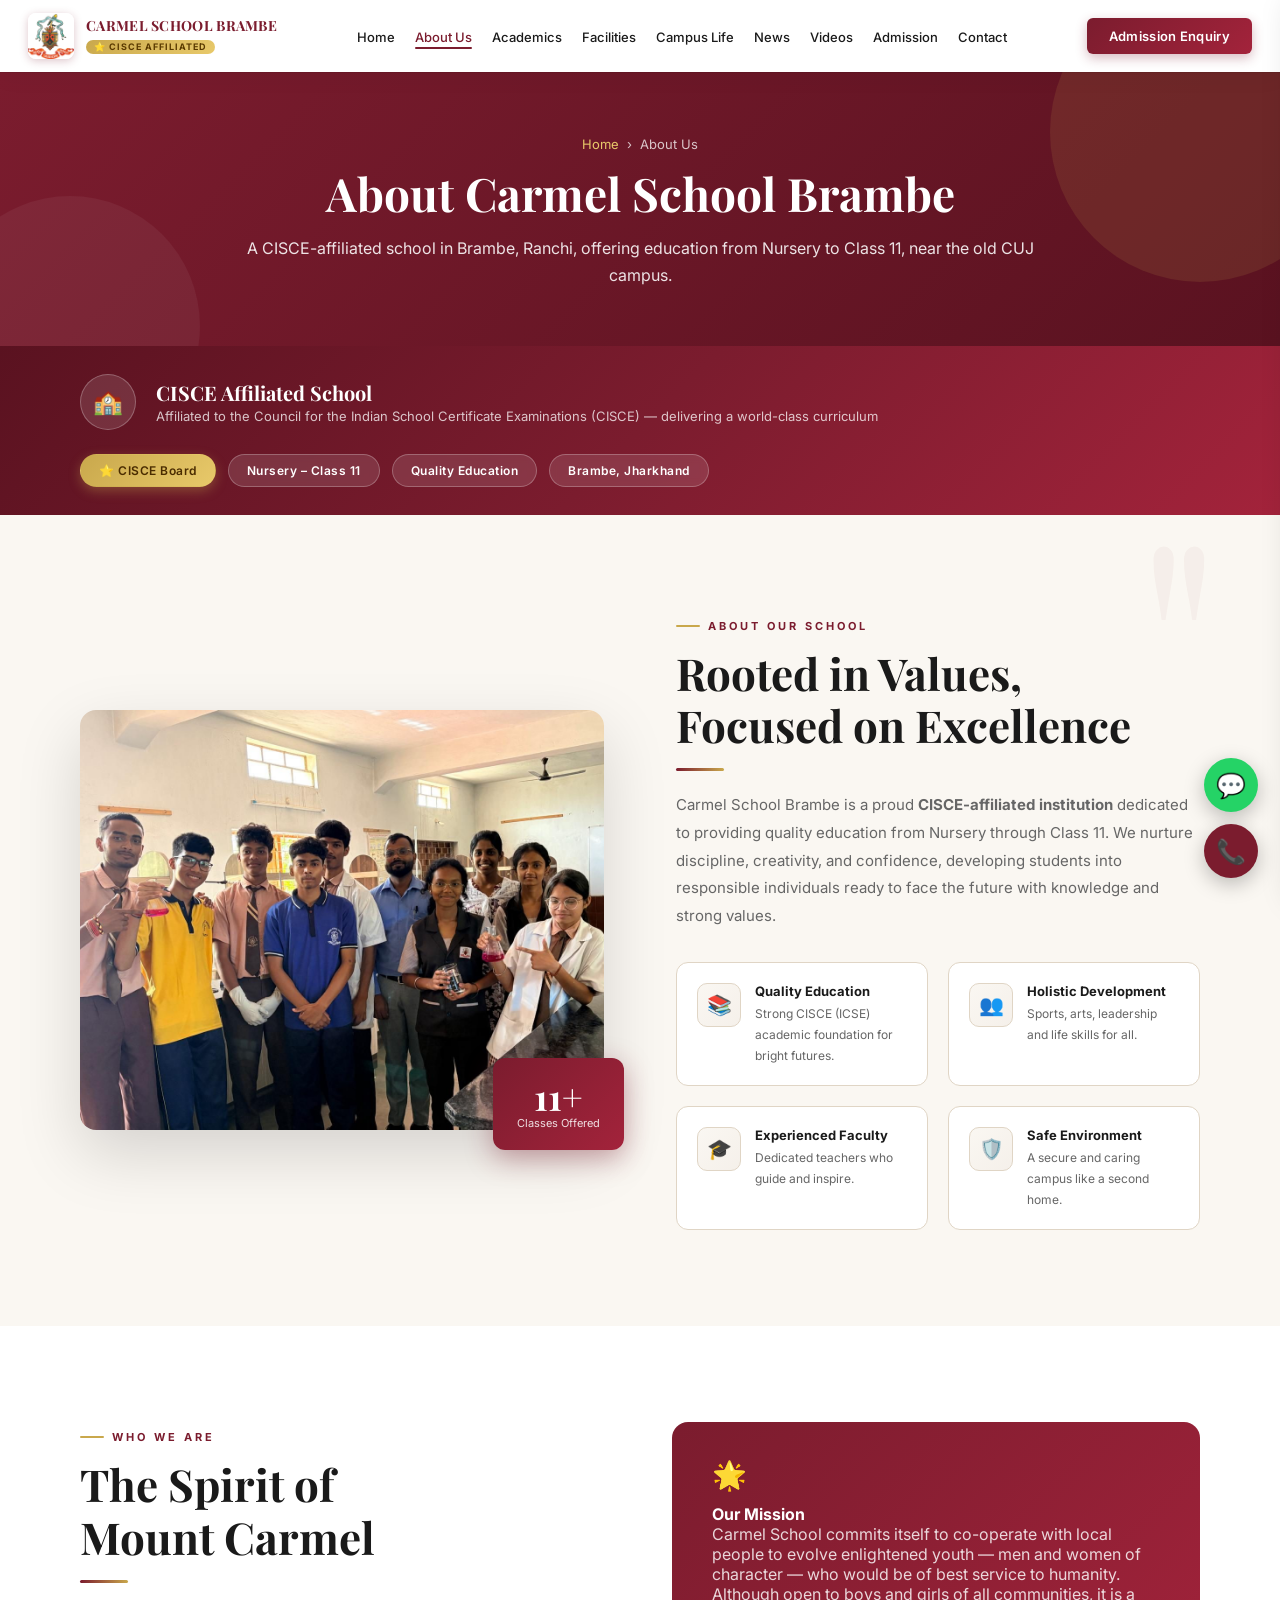
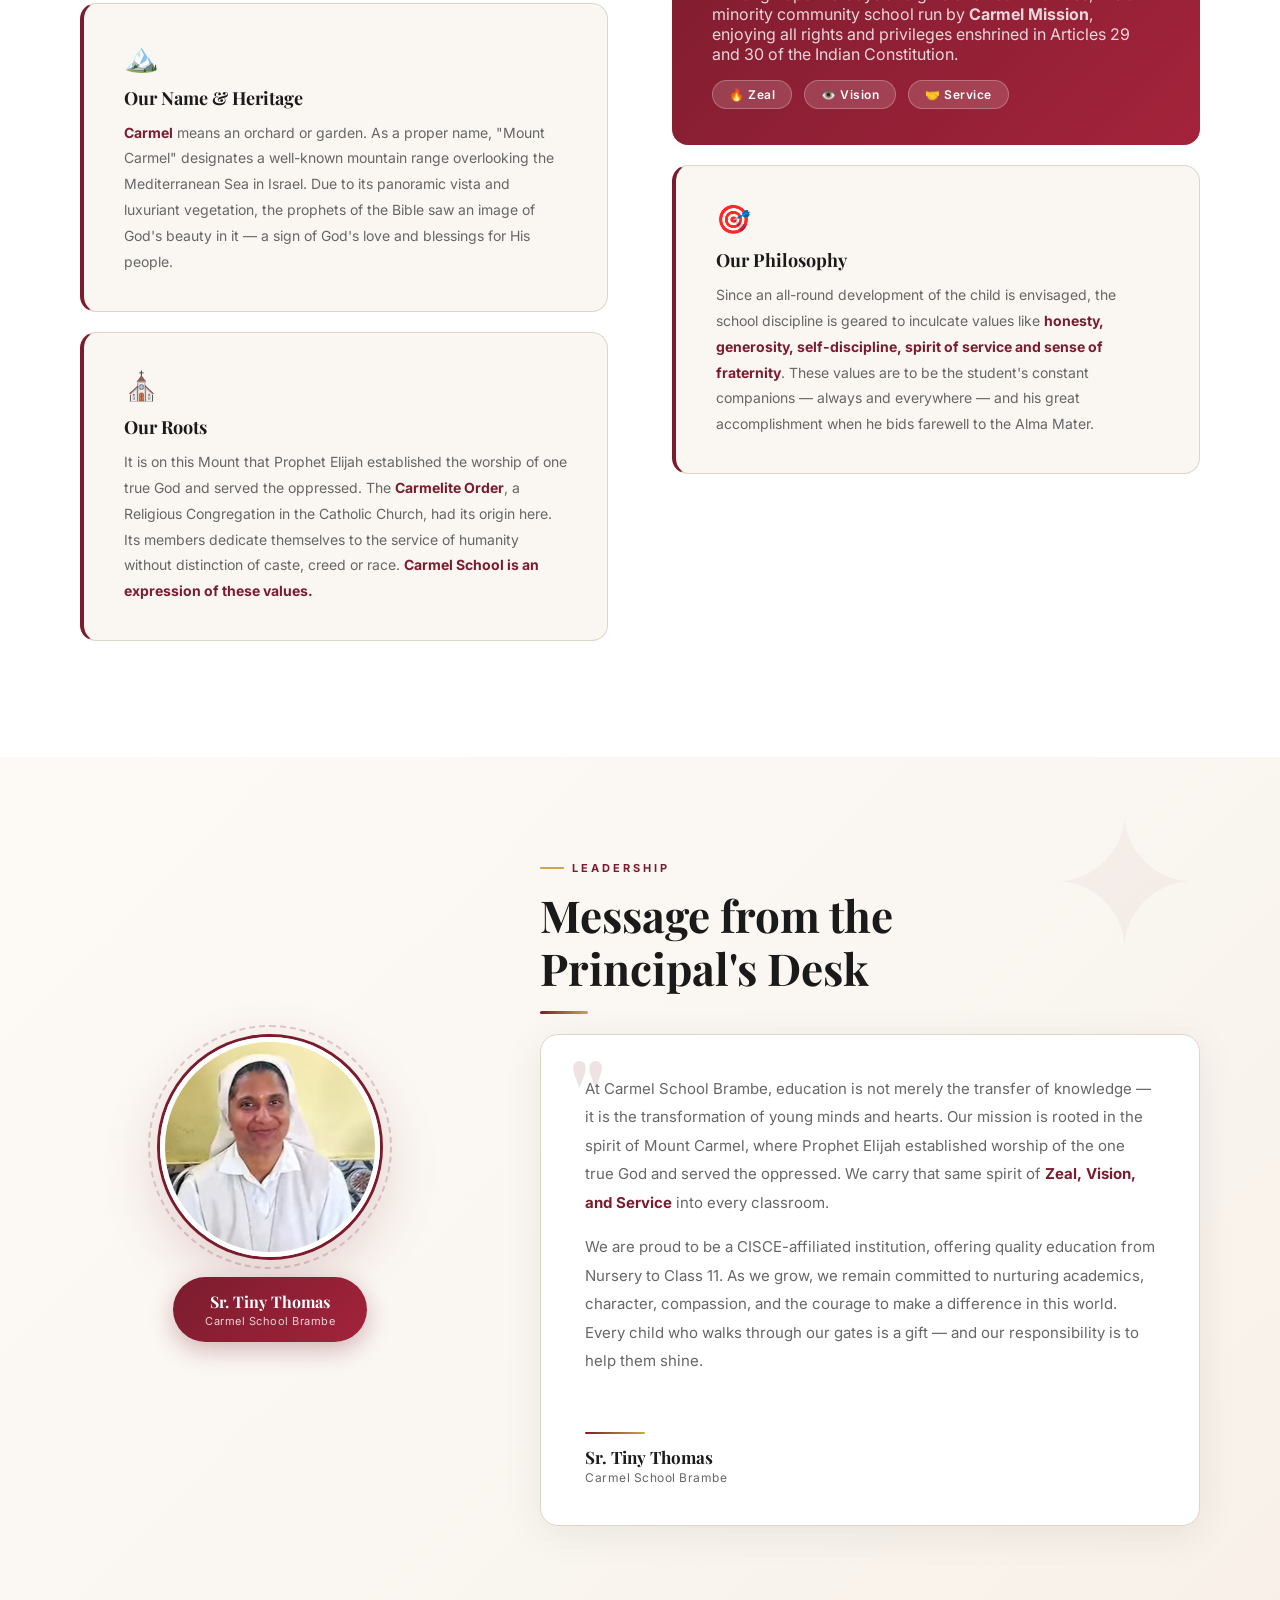
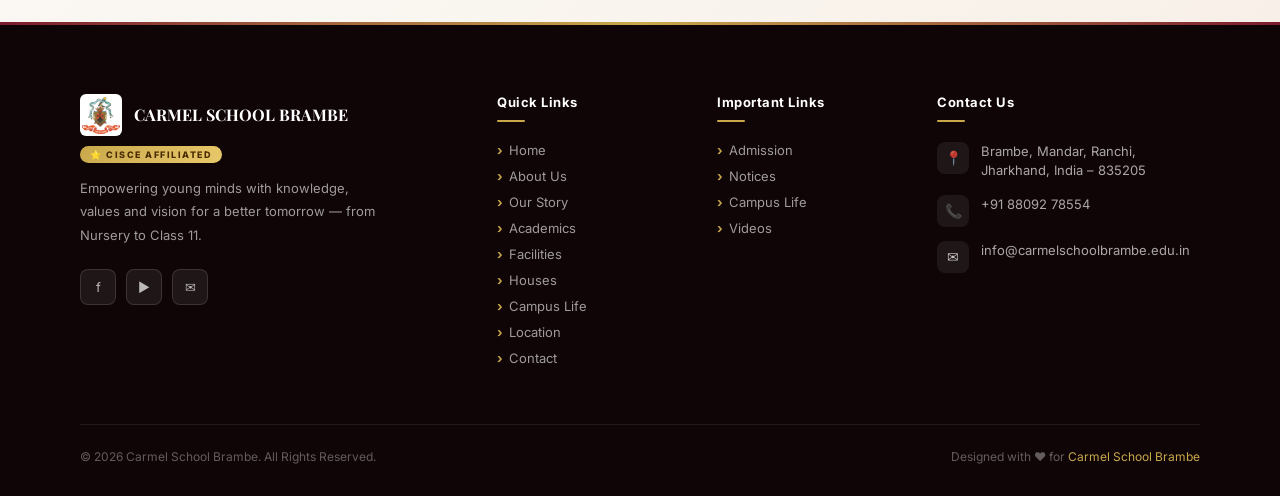
<file: about.html>
<!DOCTYPE html>
<html lang="en">
<head>
  <meta charset="UTF-8" />
  <meta name="viewport" content="width=device-width, initial-scale=1.0" />
  <meta name="robots" content="index, follow" />
  <title>About Us – Carmel School Brambe | CISCE (ICSE) School in Ranchi, Jharkhand</title>
  <meta name="description" content="Learn about Carmel School Brambe, a CISCE-affiliated (ICSE) school near the old CUJ campus in Ranchi, Jharkhand: our story, values, academics from Nursery to Class 11, and a message from the Principal." />
  <link rel="canonical" href="https://pankajbhagat-bloom.github.io/Carmel-School-Brambe-website/about.html" />
  <link rel="icon" type="image/png" sizes="32x32" href="images/favicon-32.png" />
  <link rel="icon" type="image/png" sizes="48x48" href="images/favicon-48.png" />
  <link rel="icon" type="image/png" sizes="192x192" href="images/favicon-192.png" />
  <link rel="apple-touch-icon" href="images/favicon.png" />
  <meta property="og:type" content="website" />
  <meta property="og:title" content="About Us – Carmel School Brambe | CISCE (ICSE) School in Ranchi, Jharkhand" />
  <meta property="og:description" content="Learn about Carmel School Brambe, a CISCE-affiliated (ICSE) school near the old CUJ campus in Ranchi, Jharkhand: our story, values, academics from Nursery to Class 11, and a message from the Principal." />
  <meta property="og:url" content="https://pankajbhagat-bloom.github.io/Carmel-School-Brambe-website/about.html" />
  <meta property="og:image" content="https://pankajbhagat-bloom.github.io/Carmel-School-Brambe-website/images/nature-camp-group.jpg" />
  <meta property="og:locale" content="en_IN" />
  <meta name="twitter:card" content="summary_large_image" />
  <link rel="preconnect" href="https://fonts.googleapis.com" />
  <link rel="preconnect" href="https://fonts.gstatic.com" crossorigin />
  <link href="https://fonts.googleapis.com/css2?family=Playfair+Display:ital,wght@0,400;0,600;0,700;1,400&family=Inter:wght@300;400;500;600;700&display=swap" rel="stylesheet" />
  <link rel="stylesheet" href="style.css" />
  <script type="application/ld+json">
  {
    "@context": "https://schema.org",
    "@type": "BreadcrumbList",
    "itemListElement": [
      {"@type": "ListItem", "position": 1, "name": "Home", "item": "https://pankajbhagat-bloom.github.io/Carmel-School-Brambe-website/"},
      {"@type": "ListItem", "position": 2, "name": "About Us", "item": "https://pankajbhagat-bloom.github.io/Carmel-School-Brambe-website/about.html"}
    ]
  }
  </script>
</head>
<body>

<a class="skip-link" href="#main-content" style="position:absolute;left:-9999px;top:0;background:#7B1C2E;color:#fff;padding:10px 18px;z-index:9999;">Skip to main content</a>

<header>
<nav>
  <a class="nav-logo" href="index.html" aria-label="Carmel School Brambe home">
    <div class="nav-logo-icon"><img src="images/img2.jpeg" width="400" height="400" alt="Carmel School Brambe official logo" /></div>
    <div class="nav-logo-text">
      <div class="school-name">CARMEL SCHOOL BRAMBE</div>
      <div class="icse-pill-nav">⭐ CISCE Affiliated</div>
    </div>
  </a>
  <ul class="nav-links">
    <li><a href="index.html">Home</a></li>
    <li><a href="about.html" class="active" aria-current="page">About Us</a></li>
    <li><a href="index.html#academics">Academics</a></li>
    <li><a href="facilities.html">Facilities</a></li>
    <li><a href="index.html#gallery">Campus Life</a></li>
    <li><a href="index.html#news">News</a></li>
    <li><a href="index.html#videos">Videos</a></li>
    <li><a href="admission.html">Admission</a></li>
    <li><a href="contact.html">Contact</a></li>
  </ul>
  <a href="admission.html" class="btn-enquiry">Admission Enquiry</a>
  <button class="nav-hamburger" id="navHamburger" aria-label="Open menu" aria-expanded="false">
    <span></span><span></span><span></span>
  </button>
</nav>
<div class="mobile-menu-overlay" id="mobileMenuOverlay"></div>
<ul class="mobile-menu" id="mobileMenu">
  <li><a href="index.html">Home</a></li>
  <li><a href="about.html" class="active">About Us</a></li>
  <li><a href="index.html#academics">Academics</a></li>
  <li><a href="facilities.html">Facilities</a></li>
  <li><a href="index.html#gallery">Campus Life</a></li>
  <li><a href="index.html#news">News</a></li>
  <li><a href="index.html#videos">Videos</a></li>
  <li><a href="admission.html">Admission</a></li>
  <li><a href="contact.html">Contact</a></li>
</ul>
</header>

<main id="main-content">
<section class="page-hero">
  <div class="page-hero-inner">
    <div class="breadcrumb" role="navigation" aria-label="Breadcrumb"><a href="index.html">Home</a> &nbsp;›&nbsp; About Us</div>
    <h1>About Carmel School Brambe</h1>
    <p>A CISCE-affiliated school in Brambe, Ranchi, offering education from Nursery to Class 11, near the old CUJ campus.</p>
  </div>
</section>
<!-- ICSE BANNER -->
<div class="icse-banner">
  <div class="icse-banner-left">
    <div class="icse-icon">🏫</div>
    <div>
      <h3>CISCE Affiliated School</h3>
      <p>Affiliated to the Council for the Indian School Certificate Examinations (CISCE) — delivering a world-class curriculum</p>
    </div>
  </div>
  <div class="icse-badges">
    <div class="icse-badge gold">⭐ CISCE Board</div>
    <div class="icse-badge">Nursery – Class 11</div>
    <div class="icse-badge">Quality Education</div>
    <div class="icse-badge">Brambe, Jharkhand</div>
  </div>
</div>

<!-- ABOUT -->
<section class="about reveal" id="about">
  <div class="about-inner">
    <div class="about-image-wrap">
      <div class="about-image">
        <img src="images/chemistry-lab-students.jpg" width="1280" height="960" loading="lazy" alt="Carmel School Brambe students and teacher during a chemistry lab session in Ranchi" />
      </div>
      <div class="about-image-badge">
        <div class="num">11+</div>
        <div class="lbl">Classes Offered</div>
      </div>
    </div>
    <div class="about-text">
      <div class="section-label">About Our School</div>
      <h2 class="section-title">Rooted in Values,<br>Focused on Excellence</h2>
      <div class="title-underline"></div>
      <p>Carmel School Brambe is a proud <strong>CISCE-affiliated institution</strong> dedicated to providing quality education from Nursery through Class 11. We nurture discipline, creativity, and confidence, developing students into responsible individuals ready to face the future with knowledge and strong values.</p>
      <div class="about-features">
        <div class="feature-item">
          <div class="feature-icon">📚</div>
          <div>
            <strong>Quality Education</strong>
            <span>Strong CISCE (ICSE) academic foundation for bright futures.</span>
          </div>
        </div>
        <div class="feature-item">
          <div class="feature-icon">👥</div>
          <div>
            <strong>Holistic Development</strong>
            <span>Sports, arts, leadership and life skills for all.</span>
          </div>
        </div>
        <div class="feature-item">
          <div class="feature-icon">🎓</div>
          <div>
            <strong>Experienced Faculty</strong>
            <span>Dedicated teachers who guide and inspire.</span>
          </div>
        </div>
        <div class="feature-item">
          <div class="feature-icon">🛡️</div>
          <div>
            <strong>Safe Environment</strong>
            <span>A secure and caring campus like a second home.</span>
          </div>
        </div>
      </div>
    </div>
  </div>
</section>

<!-- SCHOOL INFO SECTION -->
<section class="school-info reveal" id="school-info">
  <div class="school-info-inner">
    <div class="info-left">
      <div class="section-label">Who We Are</div>
      <h2 class="section-title">The Spirit of<br>Mount Carmel</h2>
      <div class="title-underline"></div>
      <div class="info-card">
        <div class="info-card-icon">🏔️</div>
        <h4>Our Name & Heritage</h4>
        <p><strong>Carmel</strong> means an orchard or garden. As a proper name, "Mount Carmel" designates a well-known mountain range overlooking the Mediterranean Sea in Israel. Due to its panoramic vista and luxuriant vegetation, the prophets of the Bible saw an image of God's beauty in it — a sign of God's love and blessings for His people.</p>
      </div>
      <div class="info-card">
        <div class="info-card-icon">⛪</div>
        <h4>Our Roots</h4>
        <p>It is on this Mount that Prophet Elijah established the worship of one true God and served the oppressed. The <strong>Carmelite Order</strong>, a Religious Congregation in the Catholic Church, had its origin here. Its members dedicate themselves to the service of humanity without distinction of caste, creed or race. <strong>Carmel School is an expression of these values.</strong></p>
      </div>
    </div>
    <div class="info-right">
      <div class="info-highlight">
        <div class="info-card-icon">🌟</div>
        <h4>Our Mission</h4>
        <p>Carmel School commits itself to co-operate with local people to evolve enlightened youth — men and women of character — who would be of best service to humanity. Although open to boys and girls of all communities, it is a minority community school run by <strong>Carmel Mission</strong>, enjoying all rights and privileges enshrined in Articles 29 and 30 of the Indian Constitution.</p>
        <div class="info-values">
          <div class="val-chip">🔥 Zeal</div>
          <div class="val-chip">👁️ Vision</div>
          <div class="val-chip">🤝 Service</div>
        </div>
      </div>
      <div class="info-card">
        <div class="info-card-icon">🎯</div>
        <h4>Our Philosophy</h4>
        <p>Since an all-round development of the child is envisaged, the school discipline is geared to inculcate values like <strong>honesty, generosity, self-discipline, spirit of service and sense of fraternity</strong>. These values are to be the student's constant companions — always and everywhere — and his great accomplishment when he bids farewell to the Alma Mater.</p>
      </div>
    </div>
  </div>
</section>

<!-- PRINCIPAL SECTION -->
<section class="principal-section reveal" id="principal">
  <div class="principal-inner">
    <div class="principal-image-col">
      <div class="principal-photo-wrap">
        <div class="principal-photo-ring"></div>
        <div class="principal-photo">
          <img src="images/img4.png" width="326" height="446" loading="lazy" alt="Sr. Tiny Thomas, Principal of Carmel School Brambe" />
        </div>
        <div class="principal-name-card">
          <div class="pname">Sr. Tiny Thomas</div>
          <div class="prole">Carmel School Brambe</div>
        </div>
      </div>
      </div>
    <div class="principal-message-col">
      <div class="section-label">Leadership</div>
      <h2 class="section-title">Message from the<br>Principal's Desk</h2>
      <div class="title-underline"></div>
      <div class="message-card">
        <div class="quote-mark">"</div>
        <p class="message-text">
          At Carmel School Brambe, education is not merely the transfer of knowledge — it is the transformation of young minds and hearts. Our mission is rooted in the spirit of Mount Carmel, where Prophet Elijah established worship of the one true God and served the oppressed. We carry that same spirit of <strong>Zeal, Vision, and Service</strong> into every classroom.
        </p>
        <p class="message-text" style="margin-top:16px;">
          We are proud to be a CISCE-affiliated institution, offering quality education from Nursery to Class 11. As we grow, we remain committed to nurturing academics, character, compassion, and the courage to make a difference in this world. Every child who walks through our gates is a gift — and our responsibility is to help them shine.
        </p>
        <div class="message-sig">
          <div class="sig-line"></div>
          <div class="sig-name">Sr. Tiny Thomas</div>
          <div class="sig-school">Carmel School Brambe</div>
        </div>
      </div>
    </div>
  </div>
</section>


</main>

<!-- FOOTER -->
<footer id="site-footer">
  <div class="footer-grid">
    <div class="footer-brand">
      <div class="logo-row">
        <img src="images/img2.jpeg" width="400" height="400" loading="lazy" alt="Carmel School Brambe logo" />
        <div class="school-name">CARMEL SCHOOL BRAMBE</div>
      </div>
      <div class="icse-tag">⭐ CISCE AFFILIATED</div>
      <p>Empowering young minds with knowledge, values and vision for a better tomorrow — from Nursery to Class 11.</p>
      <div class="social-links">
        <a class="social-link" href="https://www.facebook.com/carmelschoolbrambe" target="_blank" title="Facebook">f</a>
        <a class="social-link" href="https://youtube.com/@carmelschoolbrambe8666" target="_blank" title="YouTube">▶</a>
        <a class="social-link" href="mailto:info@carmelschoolbrambe.edu.in" title="Email">✉</a>
      </div>
    </div>
    <div class="footer-col">
      <h4>Quick Links</h4>
      <ul>
        <li><a href="index.html">Home</a></li>
        <li><a href="about.html">About Us</a></li>
    <li><a href="index.html#school-info">Our Story</a></li>
        <li><a href="index.html#academics">Academics</a></li>
        <li><a href="facilities.html">Facilities</a></li>
    <li><a href="index.html#houses">Houses</a></li>
    <li><a href="index.html#gallery">Campus Life</a></li>
        <li><a href="contact.html#location">Location</a></li>
        <li><a href="contact.html">Contact</a></li>
      </ul>
    </div>
    <div class="footer-col">
      <h4>Important Links</h4>
      <ul>
        <li><a href="admission.html">Admission</a></li>
        <li><a href="notices.html">Notices</a></li>
        <li><a href="index.html#gallery">Campus Life</a></li>
        <li><a href="index.html#videos">Videos</a></li>
      </ul>
    </div>
    <div class="footer-col">
      <h4>Contact Us</h4>
      <div class="contact-item">
        <div class="contact-icon">📍</div>
        <p>Brambe, Mandar, Ranchi,<br>Jharkhand, India – 835205</p>
      </div>
      <div class="contact-item">
        <div class="contact-icon">📞</div>
        <p><a href="tel:+918809278554" style="color:inherit;text-decoration:none;">+91 88092 78554</a></p>
      </div>
      <div class="contact-item">
        <div class="contact-icon">✉</div>
        <p>info@carmelschoolbrambe.edu.in</p>
      </div>
    </div>
  </div>
  <div class="footer-bottom">
    <span>© 2026 Carmel School Brambe. All Rights Reserved.</span>
    <span>Designed with ♥ for <a href="index.html">Carmel School Brambe</a></span>
  </div>
</footer>


<!-- FLOATING CONTACT BUTTONS -->
<div class="floating-contact">
  <a class="float-btn whatsapp" href="https://wa.me/918809278554" target="_blank" rel="noopener" title="Chat on WhatsApp" aria-label="Chat on WhatsApp">💬</a>
  <a class="float-btn call" href="tel:+918809278554" title="Call the school" aria-label="Call the school">📞</a>
</div>


<script src="script.js" defer></script>
</body>
</html>
</file>
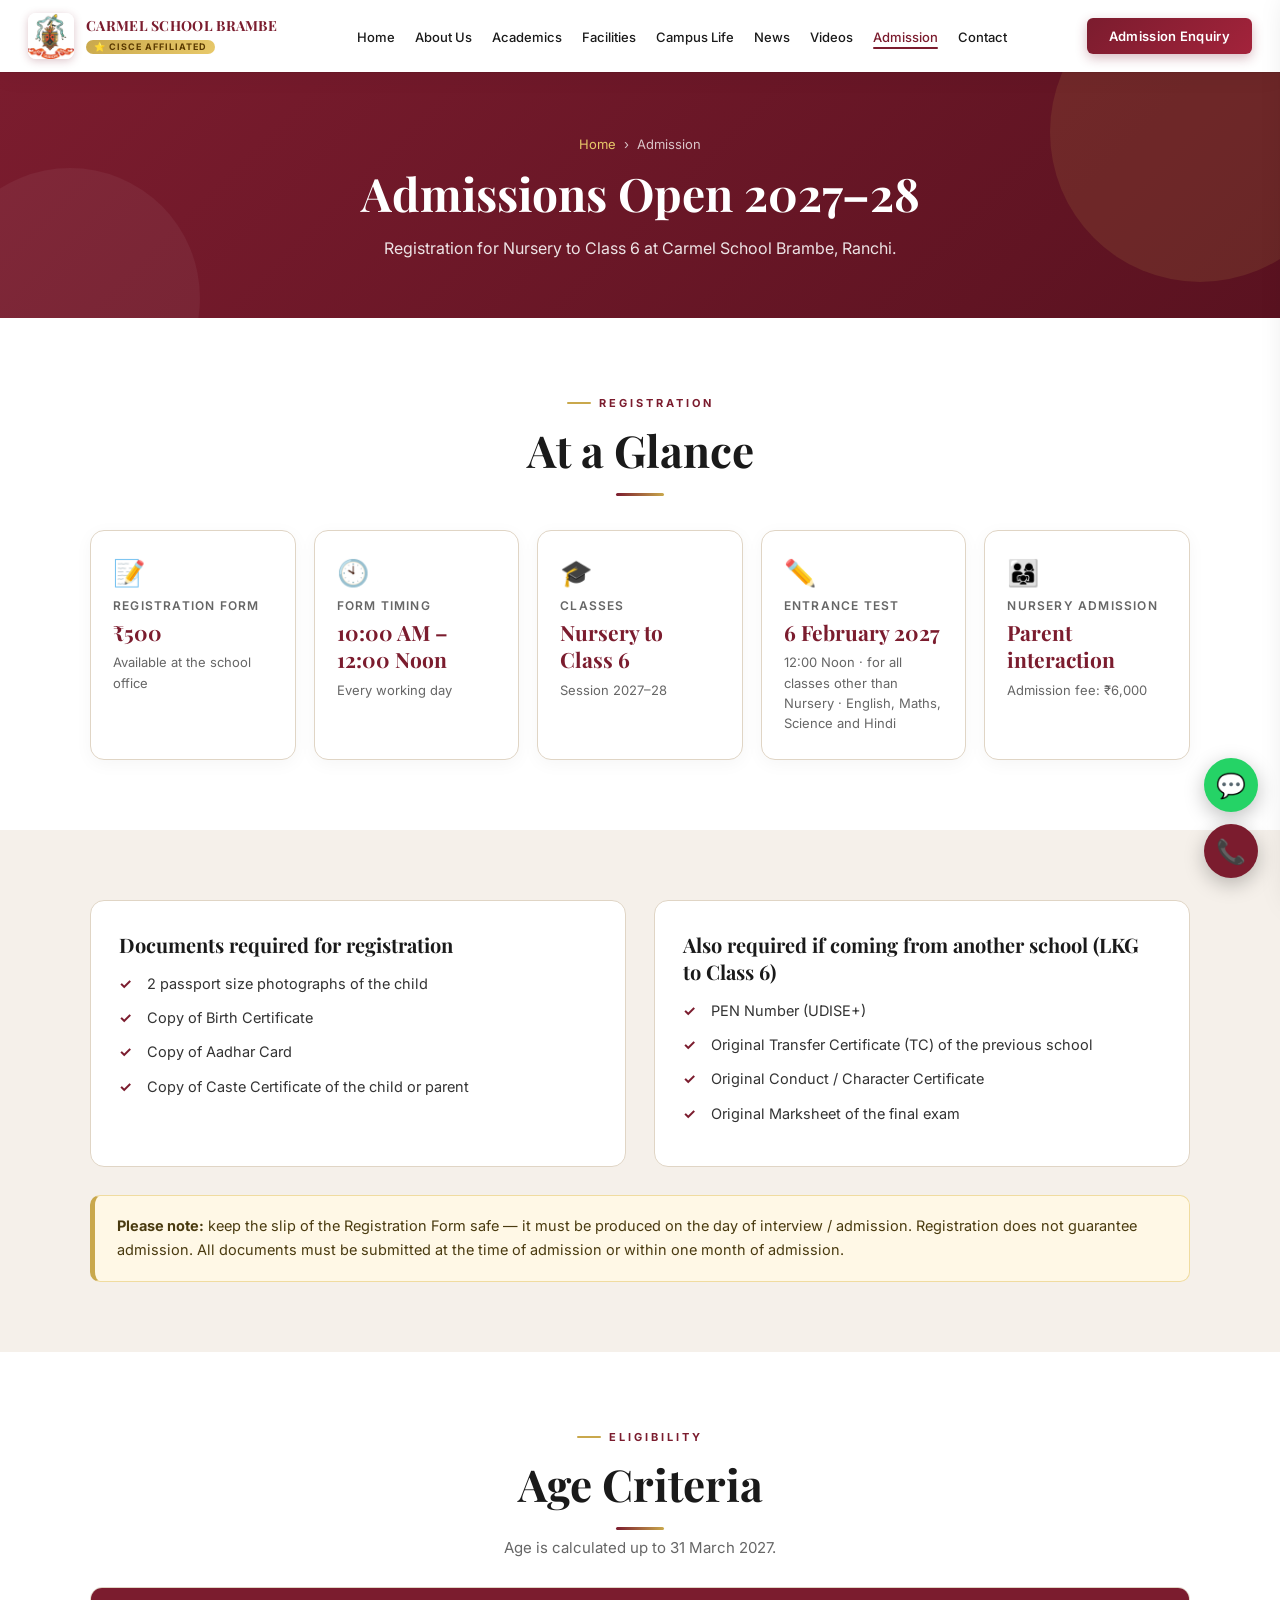
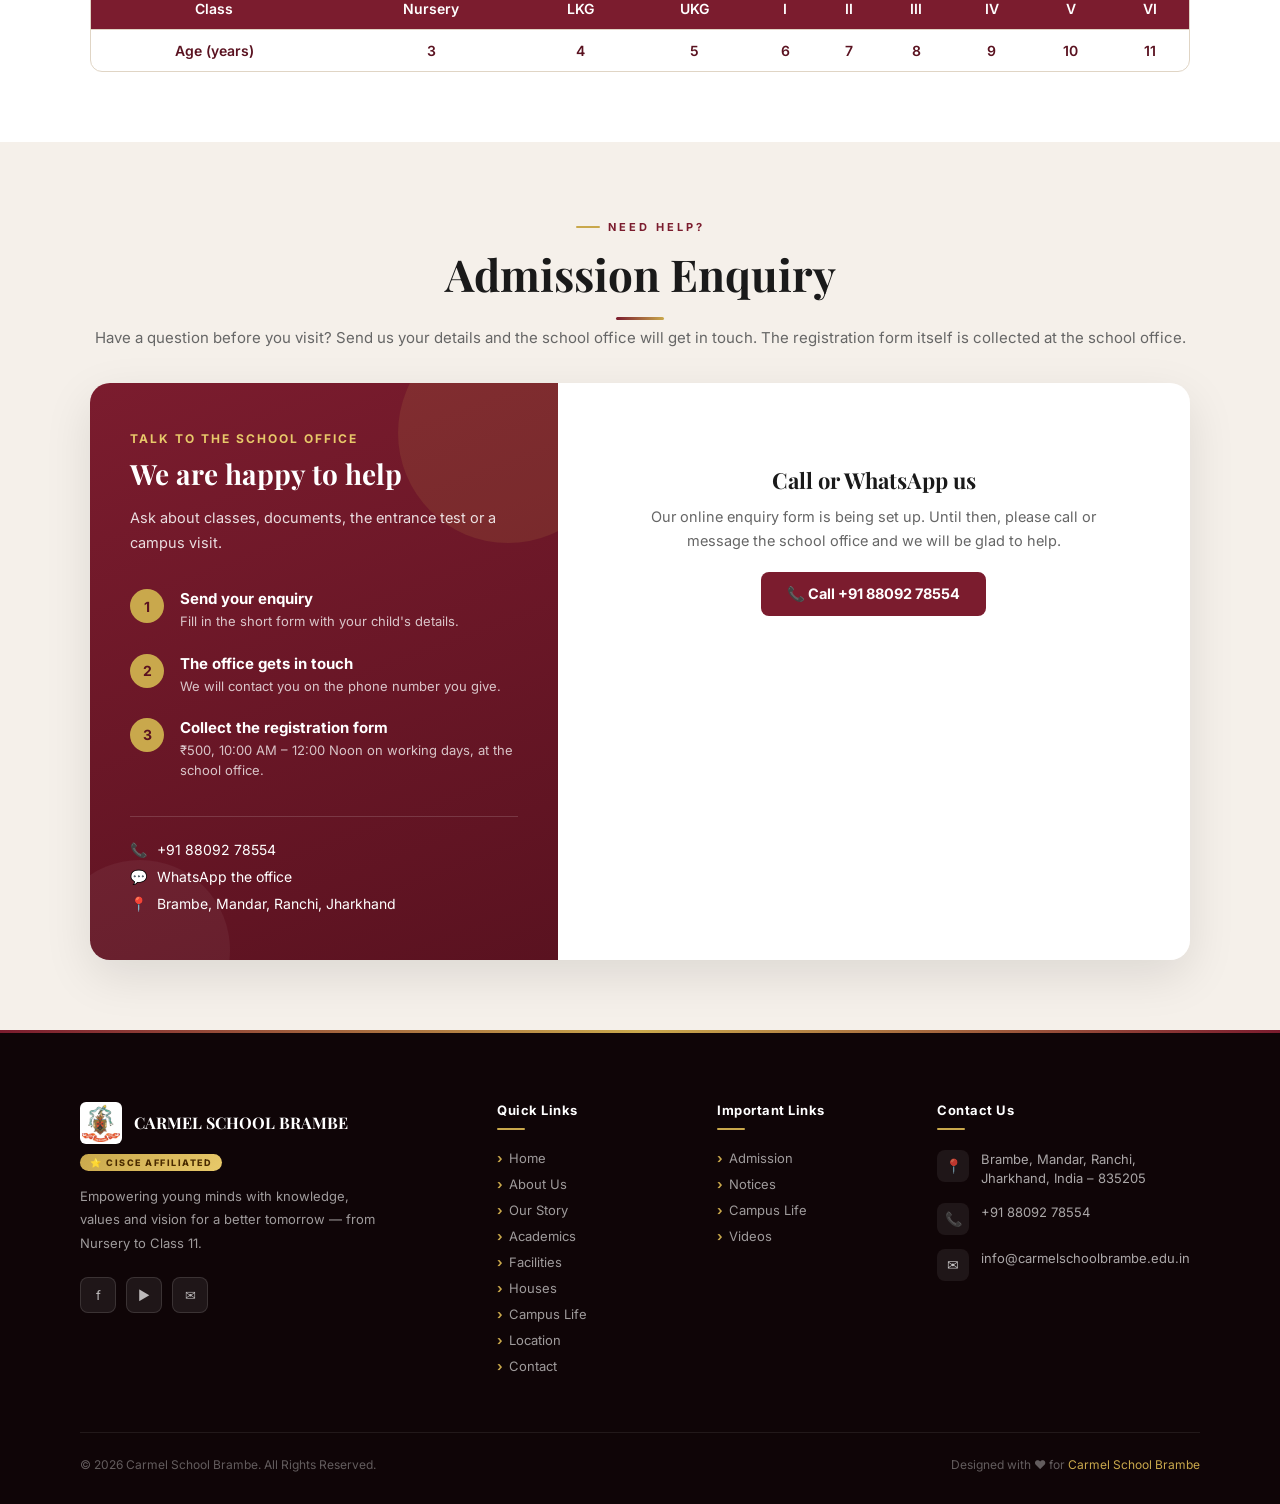
<file: admission.html>
<!DOCTYPE html>
<html lang="en">
<head>
  <meta charset="UTF-8" />
  <meta name="viewport" content="width=device-width, initial-scale=1.0" />
  <meta name="robots" content="index, follow" />
  <title>Admission 2027–28 – Nursery to Class 6 Registration | Carmel School Brambe, Ranchi</title>
  <meta name="description" content="Admission 2027–28 at Carmel School Brambe, Ranchi: registration for Nursery to Class 6, form cost ₹500, timings, documents required, entrance test on 6 February 2027 and age criteria." />
  <link rel="canonical" href="https://pankajbhagat-bloom.github.io/Carmel-School-Brambe-website/admission.html" />
  <link rel="icon" type="image/png" sizes="32x32" href="images/favicon-32.png" />
  <link rel="icon" type="image/png" sizes="48x48" href="images/favicon-48.png" />
  <link rel="icon" type="image/png" sizes="192x192" href="images/favicon-192.png" />
  <link rel="apple-touch-icon" href="images/favicon.png" />
  <meta property="og:type" content="website" />
  <meta property="og:title" content="Admission 2027–28 – Nursery to Class 6 Registration | Carmel School Brambe, Ranchi" />
  <meta property="og:description" content="Admission 2027–28 at Carmel School Brambe, Ranchi: registration for Nursery to Class 6, form cost ₹500, timings, documents required, entrance test on 6 February 2027 and age criteria." />
  <meta property="og:url" content="https://pankajbhagat-bloom.github.io/Carmel-School-Brambe-website/admission.html" />
  <meta property="og:image" content="https://pankajbhagat-bloom.github.io/Carmel-School-Brambe-website/images/nature-camp-group.jpg" />
  <meta property="og:locale" content="en_IN" />
  <meta name="twitter:card" content="summary_large_image" />
  <link rel="preconnect" href="https://fonts.googleapis.com" />
  <link rel="preconnect" href="https://fonts.gstatic.com" crossorigin />
  <link href="https://fonts.googleapis.com/css2?family=Playfair+Display:ital,wght@0,400;0,600;0,700;1,400&family=Inter:wght@300;400;500;600;700&display=swap" rel="stylesheet" />
  <link rel="stylesheet" href="style.css" />
  <script type="application/ld+json">
  {
    "@context": "https://schema.org",
    "@type": "BreadcrumbList",
    "itemListElement": [
      {"@type": "ListItem", "position": 1, "name": "Home", "item": "https://pankajbhagat-bloom.github.io/Carmel-School-Brambe-website/"},
      {"@type": "ListItem", "position": 2, "name": "Admission", "item": "https://pankajbhagat-bloom.github.io/Carmel-School-Brambe-website/admission.html"}
    ]
  }
  </script>
</head>
<body>

<a class="skip-link" href="#main-content" style="position:absolute;left:-9999px;top:0;background:#7B1C2E;color:#fff;padding:10px 18px;z-index:9999;">Skip to main content</a>

<header>
<nav>
  <a class="nav-logo" href="index.html" aria-label="Carmel School Brambe home">
    <div class="nav-logo-icon"><img src="images/img2.jpeg" width="400" height="400" alt="Carmel School Brambe official logo" /></div>
    <div class="nav-logo-text">
      <div class="school-name">CARMEL SCHOOL BRAMBE</div>
      <div class="icse-pill-nav">⭐ CISCE Affiliated</div>
    </div>
  </a>
  <ul class="nav-links">
    <li><a href="index.html">Home</a></li>
    <li><a href="about.html">About Us</a></li>
    <li><a href="index.html#academics">Academics</a></li>
    <li><a href="facilities.html">Facilities</a></li>
    <li><a href="index.html#gallery">Campus Life</a></li>
    <li><a href="index.html#news">News</a></li>
    <li><a href="index.html#videos">Videos</a></li>
    <li><a href="admission.html" class="active" aria-current="page">Admission</a></li>
    <li><a href="contact.html">Contact</a></li>
  </ul>
  <a href="admission.html" class="btn-enquiry">Admission Enquiry</a>
  <button class="nav-hamburger" id="navHamburger" aria-label="Open menu" aria-expanded="false">
    <span></span><span></span><span></span>
  </button>
</nav>
<div class="mobile-menu-overlay" id="mobileMenuOverlay"></div>
<ul class="mobile-menu" id="mobileMenu">
  <li><a href="index.html">Home</a></li>
  <li><a href="about.html">About Us</a></li>
  <li><a href="index.html#academics">Academics</a></li>
  <li><a href="facilities.html">Facilities</a></li>
  <li><a href="index.html#gallery">Campus Life</a></li>
  <li><a href="index.html#news">News</a></li>
  <li><a href="index.html#videos">Videos</a></li>
  <li><a href="admission.html" class="active">Admission</a></li>
  <li><a href="contact.html">Contact</a></li>
</ul>
</header>

<main id="main-content">
<section class="page-hero">
  <div class="page-hero-inner">
    <div class="breadcrumb" role="navigation" aria-label="Breadcrumb"><a href="index.html">Home</a> &nbsp;›&nbsp; Admission</div>
    <h1>Admissions Open 2027–28</h1>
    <p>Registration for Nursery to Class 6 at Carmel School Brambe, Ranchi.</p>
  </div>
</section>

<section class="page-section">
  <div class="page-inner">
    <div class="campus-header" style="margin-bottom:34px;">
      <div class="section-label">Registration</div>
      <h2 class="section-title">At a Glance</h2>
      <div class="title-underline"></div>
    </div>
    <div class="fact-grid">
      <div class="fact-card"><div class="fact-icon">📝</div><div class="fact-label">Registration form</div><div class="fact-value">₹500</div><div class="fact-sub">Available at the school office</div></div>
      <div class="fact-card"><div class="fact-icon">🕙</div><div class="fact-label">Form timing</div><div class="fact-value">10:00 AM – 12:00 Noon</div><div class="fact-sub">Every working day</div></div>
      <div class="fact-card"><div class="fact-icon">🎓</div><div class="fact-label">Classes</div><div class="fact-value">Nursery to Class 6</div><div class="fact-sub">Session 2027–28</div></div>
      <div class="fact-card"><div class="fact-icon">✏️</div><div class="fact-label">Entrance test</div><div class="fact-value">6 February 2027</div><div class="fact-sub">12:00 Noon · for all classes other than Nursery · English, Maths, Science and Hindi</div></div>
      <div class="fact-card"><div class="fact-icon">👨‍👩‍👧</div><div class="fact-label">Nursery admission</div><div class="fact-value">Parent interaction</div><div class="fact-sub">Admission fee: ₹6,000</div></div>
    </div>
  </div>
</section>

<section class="page-section alt">
  <div class="page-inner">
    <div class="two-col">
      <div class="list-card">
        <h3>Documents required for registration</h3>
        <ul class="tick-list"><li>2 passport size photographs of the child</li><li>Copy of Birth Certificate</li><li>Copy of Aadhar Card</li><li>Copy of Caste Certificate of the child or parent</li></ul>
      </div>
      <div class="list-card">
        <h3>Also required if coming from another school (LKG to Class 6)</h3>
        <ul class="tick-list"><li>PEN Number (UDISE+)</li><li>Original Transfer Certificate (TC) of the previous school</li><li>Original Conduct / Character Certificate</li><li>Original Marksheet of the final exam</li></ul>
      </div>
    </div>
    <div class="notice-strip" style="margin-top:28px;">
      <b>Please note:</b> keep the slip of the Registration Form safe — it must be produced on the day of interview / admission. Registration does not guarantee admission. All documents must be submitted at the time of admission or within one month of admission.
    </div>
  </div>
</section>

<section class="page-section">
  <div class="page-inner">
    <div class="campus-header" style="margin-bottom:30px;">
      <div class="section-label">Eligibility</div>
      <h2 class="section-title">Age Criteria</h2>
      <div class="title-underline"></div>
      <p style="font-size:15px;color:var(--text-light);margin-top:8px;">Age is calculated up to 31 March 2027.</p>
    </div>
    <div class="age-table-wrap"><table class="age-table"><thead><tr><th>Class</th><th>Nursery</th><th>LKG</th><th>UKG</th><th>I</th><th>II</th><th>III</th><th>IV</th><th>V</th><th>VI</th></tr></thead><tbody><tr><td>Age (years)</td><td>3</td><td>4</td><td>5</td><td>6</td><td>7</td><td>8</td><td>9</td><td>10</td><td>11</td></tr></tbody></table></div>
  </div>
</section>

<section class="page-section alt" id="enquiry">
  <div class="page-inner">
    <div class="campus-header" style="margin-bottom:36px;">
      <div class="section-label">Need Help?</div>
      <h2 class="section-title">Admission Enquiry</h2>
      <div class="title-underline"></div>
      <p style="font-size:15px;color:var(--text-light);margin-top:8px;">Have a question before you visit? Send us your details and the school office will get in touch. The registration form itself is collected at the school office.</p>
    </div>
    <div class="admission-layout">
      <div class="admission-info">
        <div class="admission-info-inner">
          <div class="adm-eyebrow">Talk to the school office</div>
          <h3>We are happy to help</h3>
          <p>Ask about classes, documents, the entrance test or a campus visit.</p>
          <ul class="adm-steps">
            <li><div class="adm-step-num">1</div><div class="adm-step-text"><h5>Send your enquiry</h5><p>Fill in the short form with your child's details.</p></div></li>
            <li><div class="adm-step-num">2</div><div class="adm-step-text"><h5>The office gets in touch</h5><p>We will contact you on the phone number you give.</p></div></li>
            <li><div class="adm-step-num">3</div><div class="adm-step-text"><h5>Collect the registration form</h5><p>₹500, 10:00 AM – 12:00 Noon on working days, at the school office.</p></div></li>
          </ul>
          <div class="adm-contact-strip">
            <a href="tel:+918809278554"><span>📞</span> +91 88092 78554</a>
            <a href="https://wa.me/918809278554" target="_blank" rel="noopener"><span>💬</span> WhatsApp the office</a>
            <a href="contact.html#location"><span>📍</span> Brambe, Mandar, Ranchi, Jharkhand</a>
          </div>
        </div>
      </div>
      <div class="admission-form">
        <div class="form-fallback" id="formFallback">
          <h4>Call or WhatsApp us</h4>
          <p>Our online enquiry form is being set up. Until then, please call or message the school office and we will be glad to help.</p>
          <a class="btn-solid" href="tel:+918809278554">📞 Call +91 88092 78554</a>
        </div>
        <div class="form-msg success" id="formSuccessMsg">✅ Thank you! Your enquiry has been sent to the school office. We'll contact you soon.</div>
        <div class="form-msg error" id="formErrorMsg">⚠️ Something went wrong. Please try again, or call us directly at +91 88092 78554.</div>
        <form id="admissionForm">
          <input type="hidden" name="access_key" value="YOUR_WEB3FORMS_ACCESS_KEY" />
          <input type="hidden" name="subject" value="New Admission Enquiry - Carmel School Brambe Website" />
          <input type="checkbox" name="botcheck" style="display:none;" tabindex="-1" autocomplete="off" />
          <div class="form-row">
            <div class="form-group"><label for="f-student">Student's Full Name <span class="req">*</span></label><input class="form-input" id="f-student" type="text" name="Student Name" required /></div>
            <div class="form-group"><label for="f-dob">Date of Birth <span class="req">*</span></label><input class="form-input" id="f-dob" type="date" name="Date of Birth" required /></div>
          </div>
          <div class="form-row">
            <div class="form-group"><label for="f-class">Class Applying For <span class="req">*</span></label>
              <select class="form-select" id="f-class" name="Class Applying For" required>
                <option value="">Select class</option>
                <option>Nursery</option><option>LKG</option><option>UKG</option>
                <option>Class 1</option><option>Class 2</option><option>Class 3</option><option>Class 4</option>
                <option>Class 5</option><option>Class 6</option><option>Class 7</option><option>Class 8</option>
                <option>Class 9</option><option>Class 10</option><option>Class 11</option>
              </select></div>
            <div class="form-group"><label for="f-parent">Parent / Guardian Name <span class="req">*</span></label><input class="form-input" id="f-parent" type="text" name="Parent Guardian Name" required /></div>
          </div>
          <div class="form-row">
            <div class="form-group"><label for="f-phone">Phone Number <span class="req">*</span></label><input class="form-input" id="f-phone" type="tel" name="Phone Number" required /></div>
            <div class="form-group"><label for="f-email">Email Address</label><input class="form-input" id="f-email" type="email" name="Email Address" /></div>
          </div>
          <div class="form-group"><label for="f-msg">Your question</label><textarea class="form-textarea" id="f-msg" name="Message" placeholder="Anything you would like the school office to know"></textarea></div>
          <button type="submit" class="form-submit-btn" id="admissionSubmitBtn">Submit Enquiry</button>
        </form>
      </div>
    </div>
  </div>
</section>

</main>

<!-- FOOTER -->
<footer id="site-footer">
  <div class="footer-grid">
    <div class="footer-brand">
      <div class="logo-row">
        <img src="images/img2.jpeg" width="400" height="400" loading="lazy" alt="Carmel School Brambe logo" />
        <div class="school-name">CARMEL SCHOOL BRAMBE</div>
      </div>
      <div class="icse-tag">⭐ CISCE AFFILIATED</div>
      <p>Empowering young minds with knowledge, values and vision for a better tomorrow — from Nursery to Class 11.</p>
      <div class="social-links">
        <a class="social-link" href="https://www.facebook.com/carmelschoolbrambe" target="_blank" title="Facebook">f</a>
        <a class="social-link" href="https://youtube.com/@carmelschoolbrambe8666" target="_blank" title="YouTube">▶</a>
        <a class="social-link" href="mailto:info@carmelschoolbrambe.edu.in" title="Email">✉</a>
      </div>
    </div>
    <div class="footer-col">
      <h4>Quick Links</h4>
      <ul>
        <li><a href="index.html">Home</a></li>
        <li><a href="about.html">About Us</a></li>
    <li><a href="index.html#school-info">Our Story</a></li>
        <li><a href="index.html#academics">Academics</a></li>
        <li><a href="facilities.html">Facilities</a></li>
    <li><a href="index.html#houses">Houses</a></li>
    <li><a href="index.html#gallery">Campus Life</a></li>
        <li><a href="contact.html#location">Location</a></li>
        <li><a href="contact.html">Contact</a></li>
      </ul>
    </div>
    <div class="footer-col">
      <h4>Important Links</h4>
      <ul>
        <li><a href="admission.html">Admission</a></li>
        <li><a href="notices.html">Notices</a></li>
        <li><a href="index.html#gallery">Campus Life</a></li>
        <li><a href="index.html#videos">Videos</a></li>
      </ul>
    </div>
    <div class="footer-col">
      <h4>Contact Us</h4>
      <div class="contact-item">
        <div class="contact-icon">📍</div>
        <p>Brambe, Mandar, Ranchi,<br>Jharkhand, India – 835205</p>
      </div>
      <div class="contact-item">
        <div class="contact-icon">📞</div>
        <p><a href="tel:+918809278554" style="color:inherit;text-decoration:none;">+91 88092 78554</a></p>
      </div>
      <div class="contact-item">
        <div class="contact-icon">✉</div>
        <p>info@carmelschoolbrambe.edu.in</p>
      </div>
    </div>
  </div>
  <div class="footer-bottom">
    <span>© 2026 Carmel School Brambe. All Rights Reserved.</span>
    <span>Designed with ♥ for <a href="index.html">Carmel School Brambe</a></span>
  </div>
</footer>


<!-- FLOATING CONTACT BUTTONS -->
<div class="floating-contact">
  <a class="float-btn whatsapp" href="https://wa.me/918809278554" target="_blank" rel="noopener" title="Chat on WhatsApp" aria-label="Chat on WhatsApp">💬</a>
  <a class="float-btn call" href="tel:+918809278554" title="Call the school" aria-label="Call the school">📞</a>
</div>


<script src="script.js" defer></script>
</body>
</html>
</file>
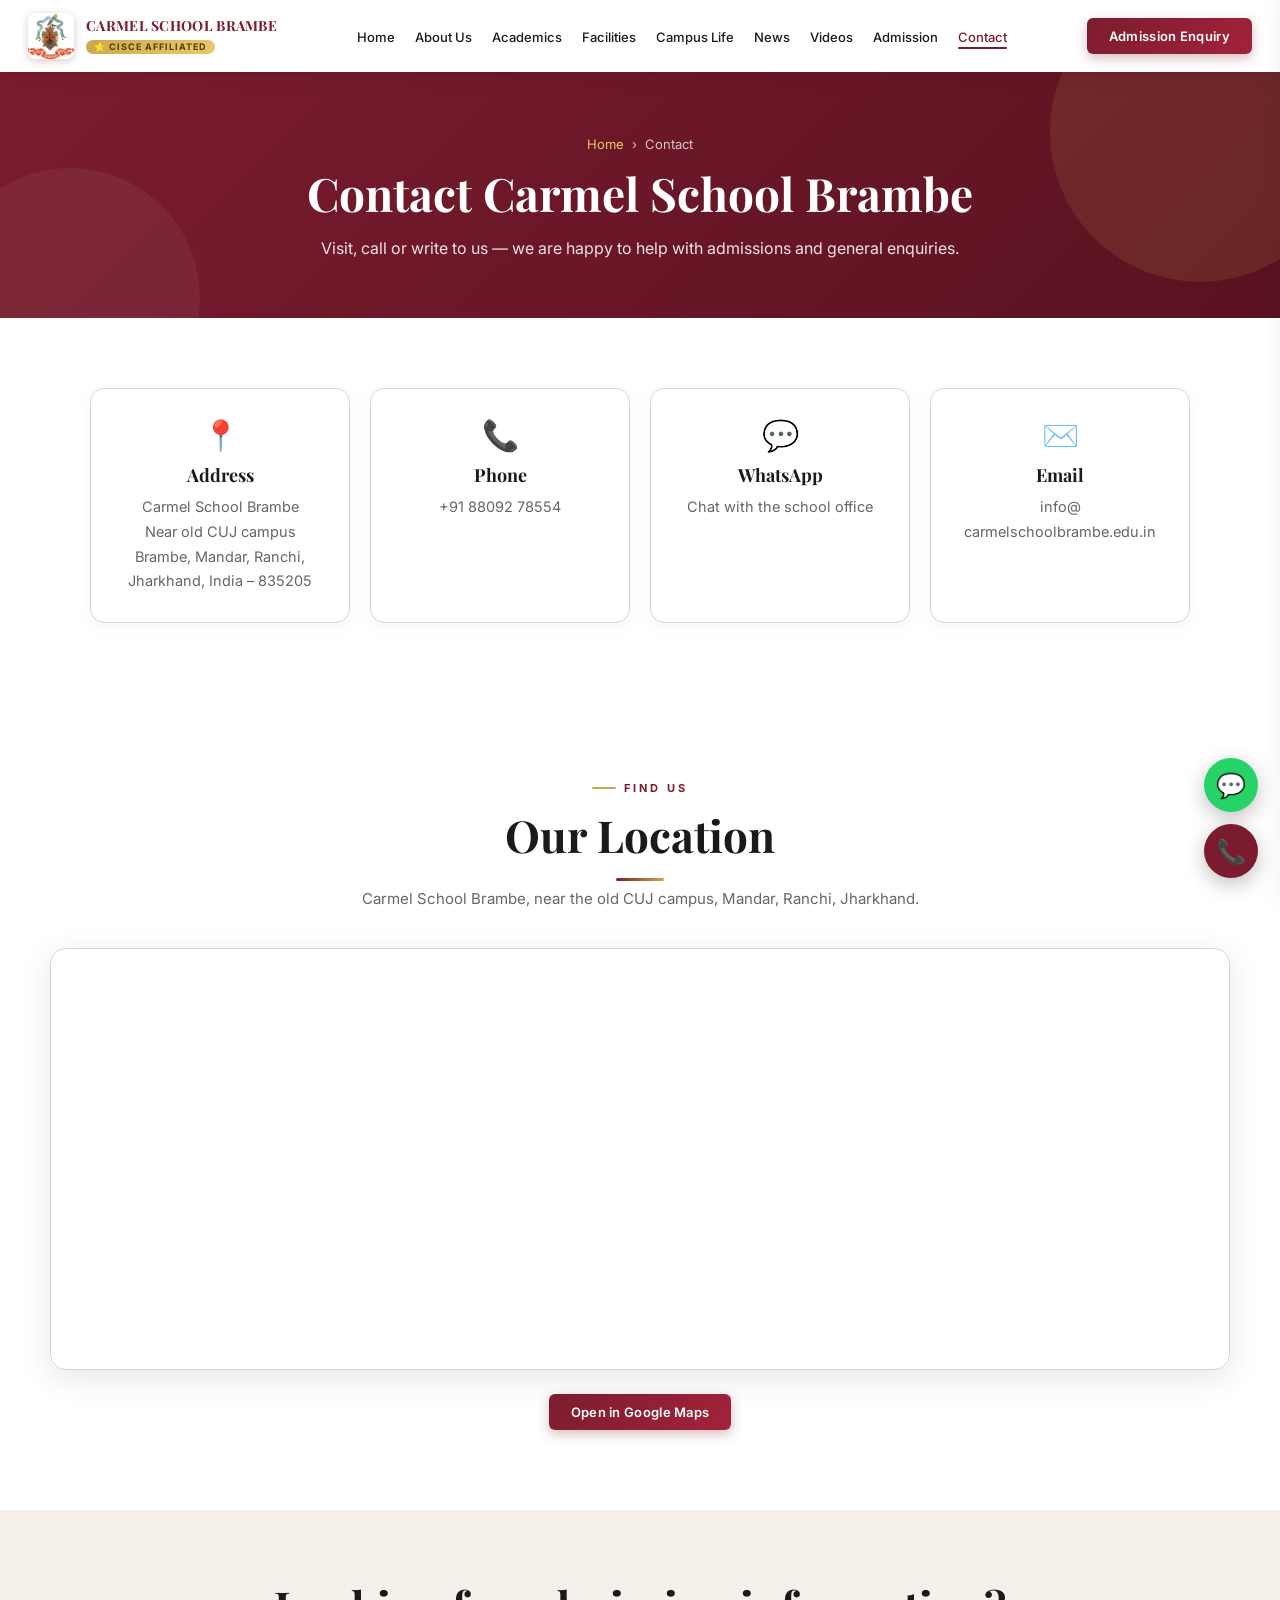
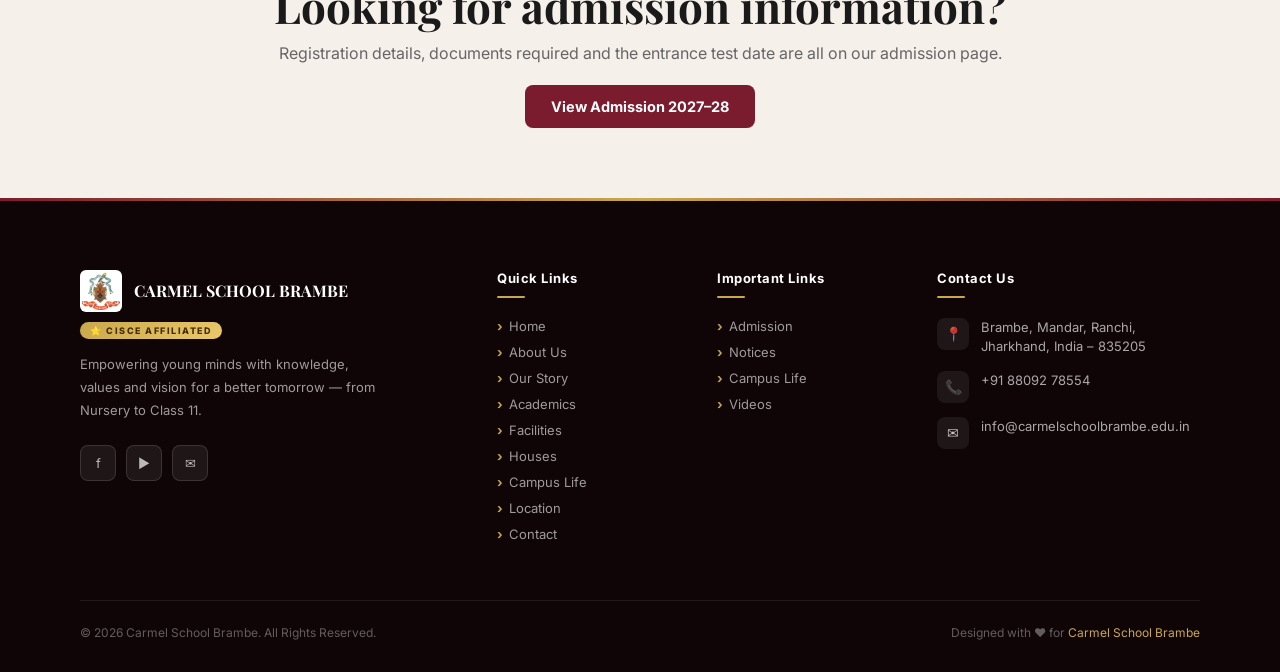
<file: contact.html>
<!DOCTYPE html>
<html lang="en">
<head>
  <meta charset="UTF-8" />
  <meta name="viewport" content="width=device-width, initial-scale=1.0" />
  <meta name="robots" content="index, follow" />
  <title>Contact Us – Carmel School Brambe, Brambe, Mandar, Ranchi</title>
  <meta name="description" content="Contact Carmel School Brambe, Brambe, Mandar, Ranchi, Jharkhand 835205. Call +91 88092 78554, WhatsApp the school office, find us on the map." />
  <link rel="canonical" href="https://pankajbhagat-bloom.github.io/Carmel-School-Brambe-website/contact.html" />
  <link rel="icon" type="image/png" sizes="32x32" href="images/favicon-32.png" />
  <link rel="icon" type="image/png" sizes="48x48" href="images/favicon-48.png" />
  <link rel="icon" type="image/png" sizes="192x192" href="images/favicon-192.png" />
  <link rel="apple-touch-icon" href="images/favicon.png" />
  <meta property="og:type" content="website" />
  <meta property="og:title" content="Contact Us – Carmel School Brambe, Brambe, Mandar, Ranchi" />
  <meta property="og:description" content="Contact Carmel School Brambe, Brambe, Mandar, Ranchi, Jharkhand 835205. Call +91 88092 78554, WhatsApp the school office, find us on the map." />
  <meta property="og:url" content="https://pankajbhagat-bloom.github.io/Carmel-School-Brambe-website/contact.html" />
  <meta property="og:image" content="https://pankajbhagat-bloom.github.io/Carmel-School-Brambe-website/images/nature-camp-group.jpg" />
  <meta property="og:locale" content="en_IN" />
  <meta name="twitter:card" content="summary_large_image" />
  <link rel="preconnect" href="https://fonts.googleapis.com" />
  <link rel="preconnect" href="https://fonts.gstatic.com" crossorigin />
  <link href="https://fonts.googleapis.com/css2?family=Playfair+Display:ital,wght@0,400;0,600;0,700;1,400&family=Inter:wght@300;400;500;600;700&display=swap" rel="stylesheet" />
  <link rel="stylesheet" href="style.css" />
  <script type="application/ld+json">
  {
    "@context": "https://schema.org",
    "@type": "BreadcrumbList",
    "itemListElement": [
      {"@type": "ListItem", "position": 1, "name": "Home", "item": "https://pankajbhagat-bloom.github.io/Carmel-School-Brambe-website/"},
      {"@type": "ListItem", "position": 2, "name": "Contact", "item": "https://pankajbhagat-bloom.github.io/Carmel-School-Brambe-website/contact.html"}
    ]
  }
  </script>
</head>
<body>

<a class="skip-link" href="#main-content" style="position:absolute;left:-9999px;top:0;background:#7B1C2E;color:#fff;padding:10px 18px;z-index:9999;">Skip to main content</a>

<header>
<nav>
  <a class="nav-logo" href="index.html" aria-label="Carmel School Brambe home">
    <div class="nav-logo-icon"><img src="images/img2.jpeg" width="400" height="400" alt="Carmel School Brambe official logo" /></div>
    <div class="nav-logo-text">
      <div class="school-name">CARMEL SCHOOL BRAMBE</div>
      <div class="icse-pill-nav">⭐ CISCE Affiliated</div>
    </div>
  </a>
  <ul class="nav-links">
    <li><a href="index.html">Home</a></li>
    <li><a href="about.html">About Us</a></li>
    <li><a href="index.html#academics">Academics</a></li>
    <li><a href="facilities.html">Facilities</a></li>
    <li><a href="index.html#gallery">Campus Life</a></li>
    <li><a href="index.html#news">News</a></li>
    <li><a href="index.html#videos">Videos</a></li>
    <li><a href="admission.html">Admission</a></li>
    <li><a href="contact.html" class="active" aria-current="page">Contact</a></li>
  </ul>
  <a href="admission.html" class="btn-enquiry">Admission Enquiry</a>
  <button class="nav-hamburger" id="navHamburger" aria-label="Open menu" aria-expanded="false">
    <span></span><span></span><span></span>
  </button>
</nav>
<div class="mobile-menu-overlay" id="mobileMenuOverlay"></div>
<ul class="mobile-menu" id="mobileMenu">
  <li><a href="index.html">Home</a></li>
  <li><a href="about.html">About Us</a></li>
  <li><a href="index.html#academics">Academics</a></li>
  <li><a href="facilities.html">Facilities</a></li>
  <li><a href="index.html#gallery">Campus Life</a></li>
  <li><a href="index.html#news">News</a></li>
  <li><a href="index.html#videos">Videos</a></li>
  <li><a href="admission.html">Admission</a></li>
  <li><a href="contact.html" class="active">Contact</a></li>
</ul>
</header>

<main id="main-content">
<section class="page-hero">
  <div class="page-hero-inner">
    <div class="breadcrumb" role="navigation" aria-label="Breadcrumb"><a href="index.html">Home</a> &nbsp;›&nbsp; Contact</div>
    <h1>Contact Carmel School Brambe</h1>
    <p>Visit, call or write to us — we are happy to help with admissions and general enquiries.</p>
  </div>
</section>

<section class="page-section">
  <div class="page-inner">
    <div class="contact-cards">
      <div class="contact-card"><div class="cc-icon">📍</div><h3>Address</h3><p>Carmel School Brambe<br>Near old CUJ campus<br>Brambe, Mandar, Ranchi,<br>Jharkhand, India – 835205</p></div>
      <div class="contact-card"><div class="cc-icon">📞</div><h3>Phone</h3><p><a href="tel:+918809278554">+91 88092 78554</a></p></div>
      <div class="contact-card"><div class="cc-icon">💬</div><h3>WhatsApp</h3><p><a href="https://wa.me/918809278554" target="_blank" rel="noopener">Chat with the school office</a></p></div>
      <div class="contact-card"><div class="cc-icon">✉️</div><h3>Email</h3><p><a href="mailto:info@carmelschoolbrambe.edu.in">info@<wbr>carmelschoolbrambe.edu.in</a></p></div>
    </div>
  </div>
</section>
<!-- LOCATION MAP -->
<section class="about reveal" id="location" style="padding:80px 20px;background:var(--white);">
  <div style="max-width:1180px;margin:0 auto;">
    <div class="campus-header" style="margin-bottom:40px;">
      <div class="section-label">Find Us</div>
      <h2 class="section-title">Our Location</h2>
      <div class="title-underline"></div>
      <p style="font-size:15px;color:var(--text-light);margin-top:8px;">Carmel School Brambe, near the old CUJ campus, Mandar, Ranchi, Jharkhand.</p>
    </div>
    <div style="border-radius:16px;overflow:hidden;box-shadow:0 8px 32px rgba(0,0,0,0.1);border:1px solid var(--border);">
      <iframe
        src="https://www.google.com/maps?q=Carmel+School+Brambe+Mandar+Ranchi+Jharkhand&output=embed"
        width="100%" height="420" style="border:0;display:block;" allowfullscreen="" loading="lazy"
        referrerpolicy="no-referrer-when-downgrade"
        title="Carmel School Brambe location map">
      </iframe>
    </div>
    <div style="text-align:center;margin-top:24px;">
      <a href="https://www.google.com/maps/search/?api=1&query=Carmel+School+Brambe+Mandar+Ranchi+Jharkhand" target="_blank" rel="noopener" class="btn-enquiry" style="display:inline-block;text-decoration:none;">Open in Google Maps</a>
    </div>
  </div>
</section>


<section class="page-section alt">
  <div class="page-inner" style="text-align:center;">
    <h2 class="section-title" style="margin-bottom:10px;">Looking for admission information?</h2>
    <p style="color:var(--text-light);margin-bottom:22px;">Registration details, documents required and the entrance test date are all on our admission page.</p>
    <a class="btn-solid" href="admission.html">View Admission 2027–28</a>
  </div>
</section>

</main>

<!-- FOOTER -->
<footer id="site-footer">
  <div class="footer-grid">
    <div class="footer-brand">
      <div class="logo-row">
        <img src="images/img2.jpeg" width="400" height="400" loading="lazy" alt="Carmel School Brambe logo" />
        <div class="school-name">CARMEL SCHOOL BRAMBE</div>
      </div>
      <div class="icse-tag">⭐ CISCE AFFILIATED</div>
      <p>Empowering young minds with knowledge, values and vision for a better tomorrow — from Nursery to Class 11.</p>
      <div class="social-links">
        <a class="social-link" href="https://www.facebook.com/carmelschoolbrambe" target="_blank" title="Facebook">f</a>
        <a class="social-link" href="https://youtube.com/@carmelschoolbrambe8666" target="_blank" title="YouTube">▶</a>
        <a class="social-link" href="mailto:info@carmelschoolbrambe.edu.in" title="Email">✉</a>
      </div>
    </div>
    <div class="footer-col">
      <h4>Quick Links</h4>
      <ul>
        <li><a href="index.html">Home</a></li>
        <li><a href="about.html">About Us</a></li>
    <li><a href="index.html#school-info">Our Story</a></li>
        <li><a href="index.html#academics">Academics</a></li>
        <li><a href="facilities.html">Facilities</a></li>
    <li><a href="index.html#houses">Houses</a></li>
    <li><a href="index.html#gallery">Campus Life</a></li>
        <li><a href="contact.html#location">Location</a></li>
        <li><a href="contact.html">Contact</a></li>
      </ul>
    </div>
    <div class="footer-col">
      <h4>Important Links</h4>
      <ul>
        <li><a href="admission.html">Admission</a></li>
        <li><a href="notices.html">Notices</a></li>
        <li><a href="index.html#gallery">Campus Life</a></li>
        <li><a href="index.html#videos">Videos</a></li>
      </ul>
    </div>
    <div class="footer-col">
      <h4>Contact Us</h4>
      <div class="contact-item">
        <div class="contact-icon">📍</div>
        <p>Brambe, Mandar, Ranchi,<br>Jharkhand, India – 835205</p>
      </div>
      <div class="contact-item">
        <div class="contact-icon">📞</div>
        <p><a href="tel:+918809278554" style="color:inherit;text-decoration:none;">+91 88092 78554</a></p>
      </div>
      <div class="contact-item">
        <div class="contact-icon">✉</div>
        <p>info@carmelschoolbrambe.edu.in</p>
      </div>
    </div>
  </div>
  <div class="footer-bottom">
    <span>© 2026 Carmel School Brambe. All Rights Reserved.</span>
    <span>Designed with ♥ for <a href="index.html">Carmel School Brambe</a></span>
  </div>
</footer>


<!-- FLOATING CONTACT BUTTONS -->
<div class="floating-contact">
  <a class="float-btn whatsapp" href="https://wa.me/918809278554" target="_blank" rel="noopener" title="Chat on WhatsApp" aria-label="Chat on WhatsApp">💬</a>
  <a class="float-btn call" href="tel:+918809278554" title="Call the school" aria-label="Call the school">📞</a>
</div>


<script src="script.js" defer></script>
</body>
</html>
</file>
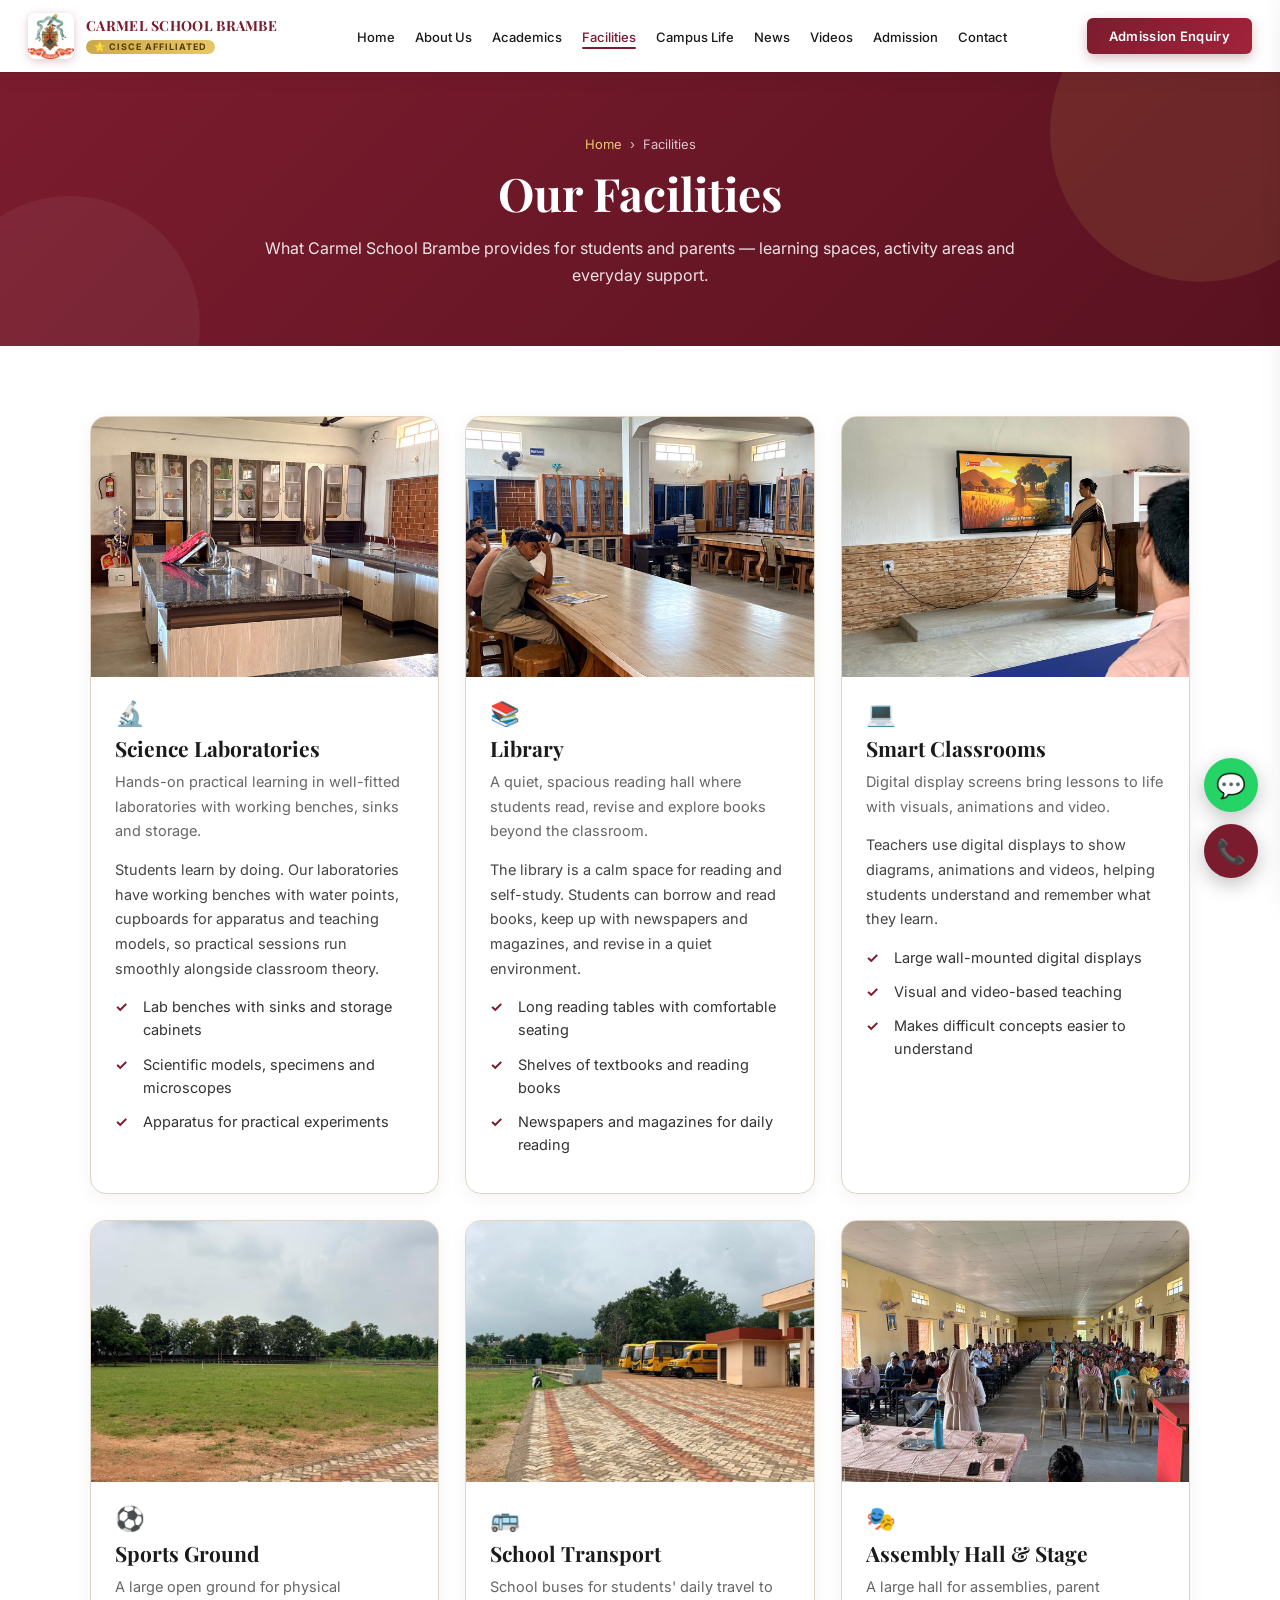
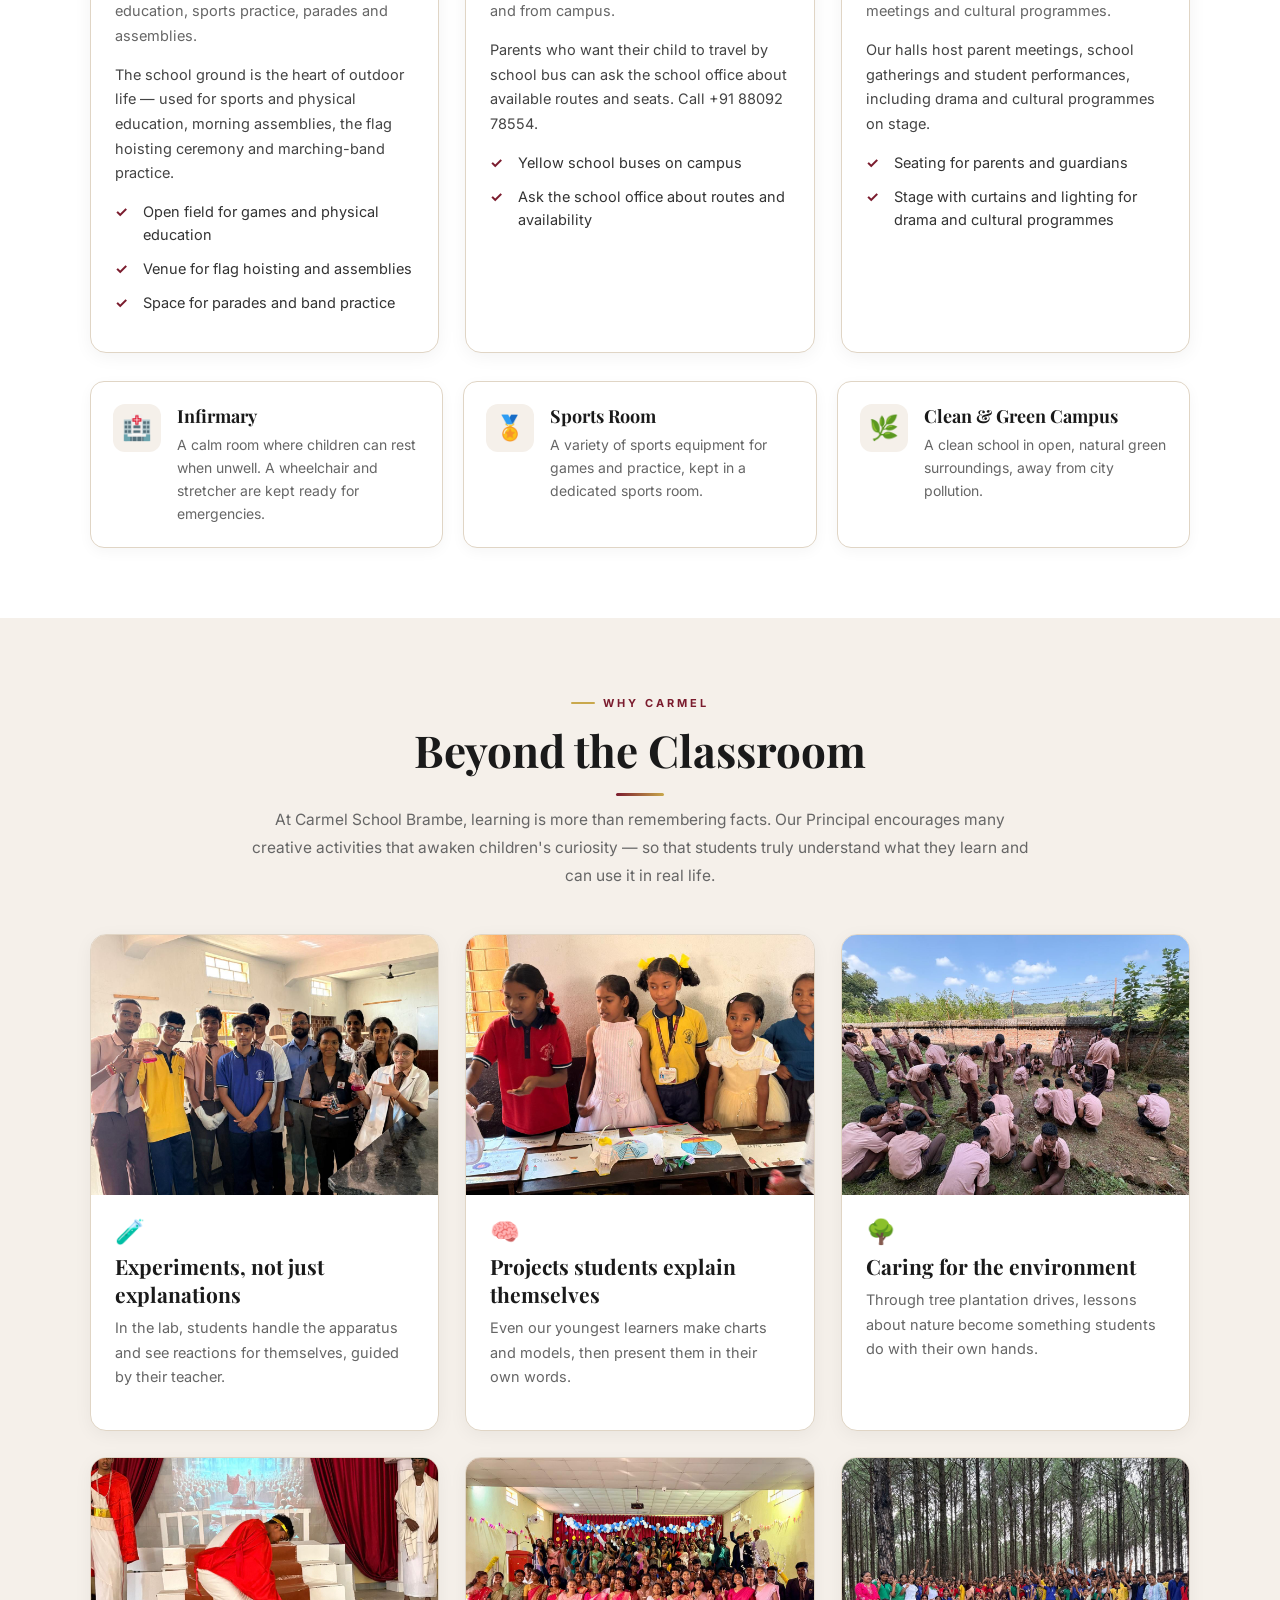
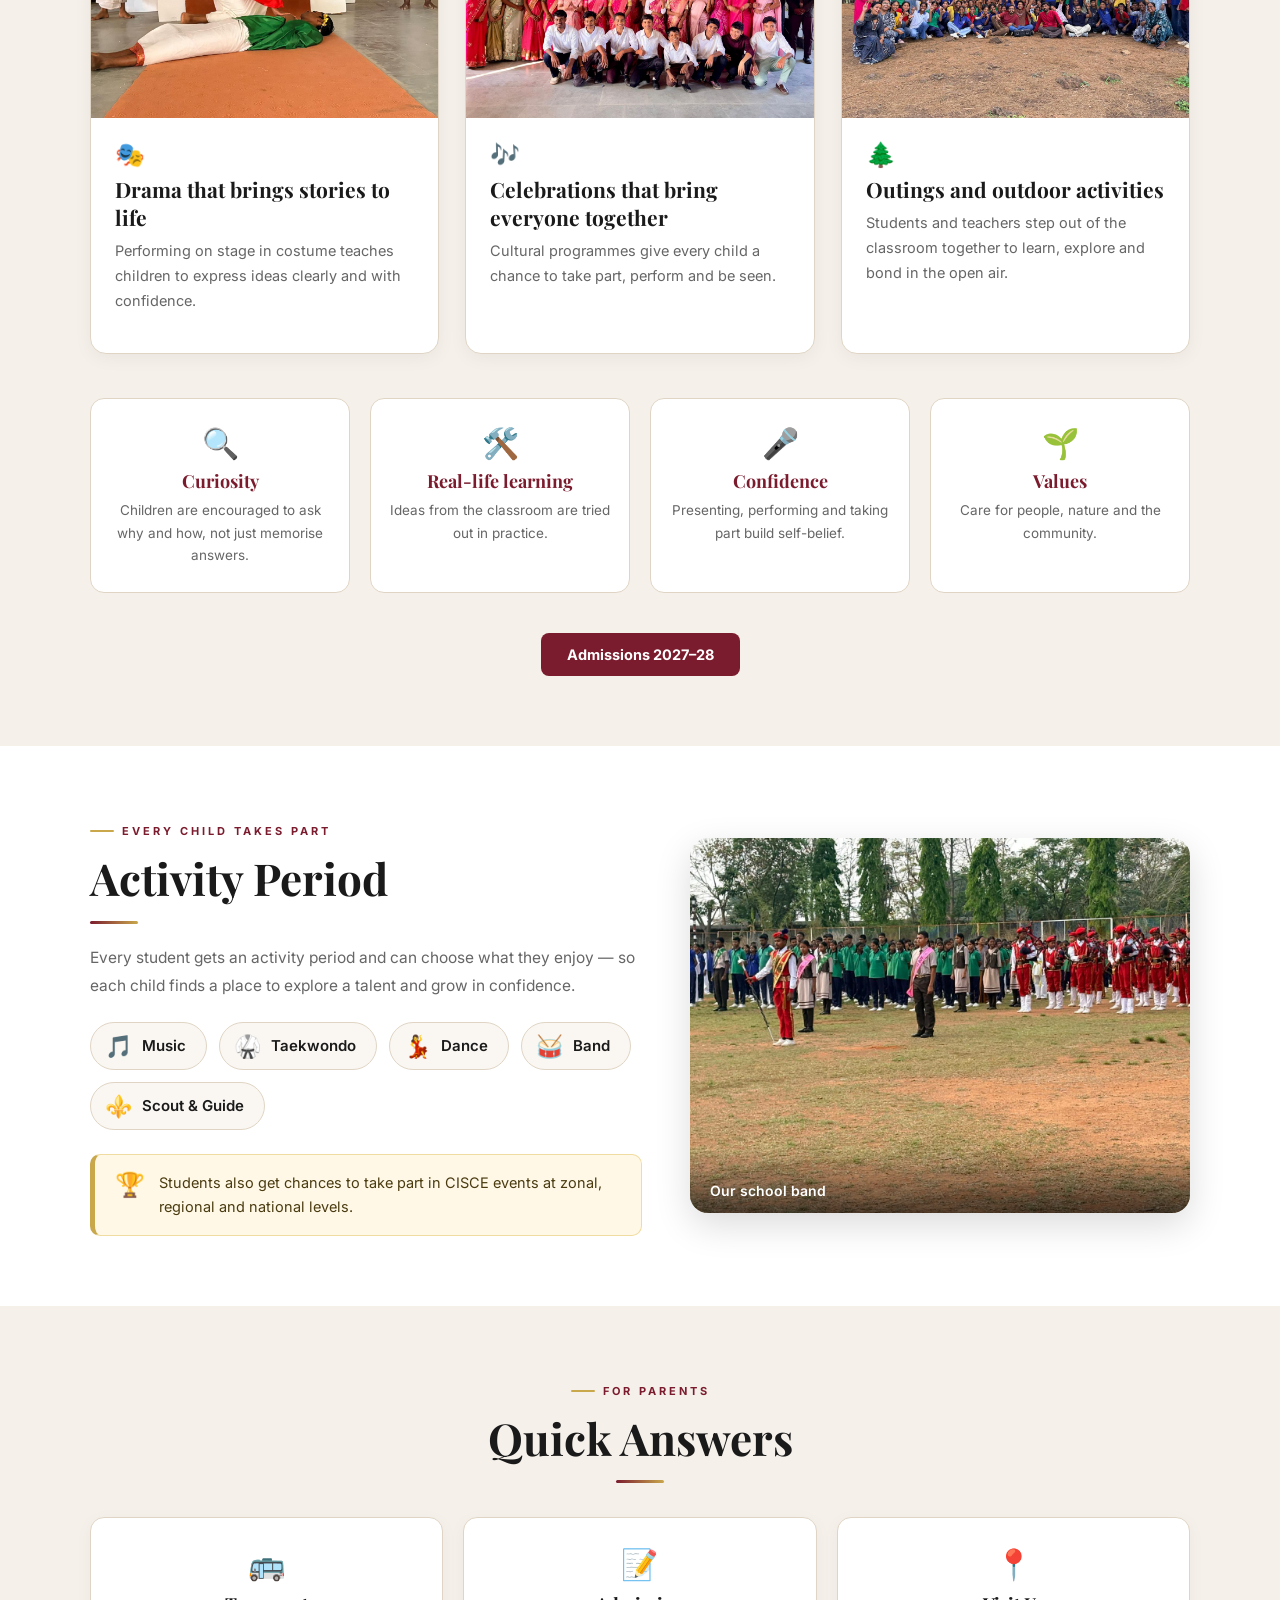
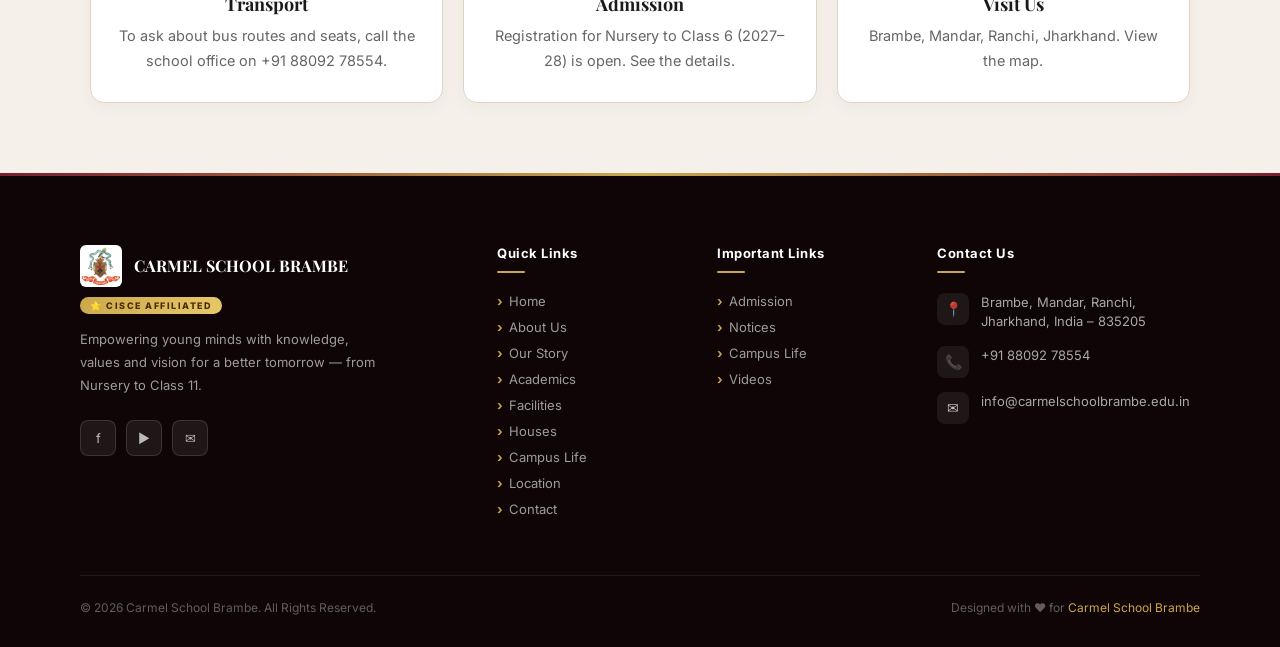
<file: facilities.html>
<!DOCTYPE html>
<html lang="en">
<head>
  <meta charset="UTF-8" />
  <meta name="viewport" content="width=device-width, initial-scale=1.0" />
  <meta name="robots" content="index, follow" />
  <title>Facilities – Labs, Library, Smart Classrooms, Sports Ground | Carmel School Brambe, Ranchi</title>
  <meta name="description" content="Facilities at Carmel School Brambe, Ranchi: science laboratories, library, smart classrooms, sports ground, school transport and assembly hall. See what the school provides for students and parents." />
  <link rel="canonical" href="https://pankajbhagat-bloom.github.io/Carmel-School-Brambe-website/facilities.html" />
  <link rel="icon" type="image/png" sizes="32x32" href="images/favicon-32.png" />
  <link rel="icon" type="image/png" sizes="48x48" href="images/favicon-48.png" />
  <link rel="icon" type="image/png" sizes="192x192" href="images/favicon-192.png" />
  <link rel="apple-touch-icon" href="images/favicon.png" />
  <meta property="og:type" content="website" />
  <meta property="og:title" content="Facilities – Labs, Library, Smart Classrooms, Sports Ground | Carmel School Brambe, Ranchi" />
  <meta property="og:description" content="Science laboratories, library, smart classrooms, sports ground, school transport and assembly hall at Carmel School Brambe, Ranchi." />
  <meta property="og:url" content="https://pankajbhagat-bloom.github.io/Carmel-School-Brambe-website/facilities.html" />
  <meta property="og:image" content="https://pankajbhagat-bloom.github.io/Carmel-School-Brambe-website/images/nature-camp-group.jpg" />
  <meta property="og:locale" content="en_IN" />
  <meta name="twitter:card" content="summary_large_image" />
  <link rel="preconnect" href="https://fonts.googleapis.com" />
  <link rel="preconnect" href="https://fonts.gstatic.com" crossorigin />
  <link href="https://fonts.googleapis.com/css2?family=Playfair+Display:ital,wght@0,400;0,600;0,700;1,400&family=Inter:wght@300;400;500;600;700&display=swap" rel="stylesheet" />
  <link rel="stylesheet" href="style.css" />
  <script type="application/ld+json">
  {
    "@context": "https://schema.org",
    "@type": "BreadcrumbList",
    "itemListElement": [
      {"@type": "ListItem", "position": 1, "name": "Home", "item": "https://pankajbhagat-bloom.github.io/Carmel-School-Brambe-website/"},
      {"@type": "ListItem", "position": 2, "name": "Facilities", "item": "https://pankajbhagat-bloom.github.io/Carmel-School-Brambe-website/facilities.html"}
    ]
  }
  </script>
</head>
<body>

<a class="skip-link" href="#main-content" style="position:absolute;left:-9999px;top:0;background:#7B1C2E;color:#fff;padding:10px 18px;z-index:9999;">Skip to main content</a>

<header>
<nav>
  <a class="nav-logo" href="index.html" aria-label="Carmel School Brambe home">
    <div class="nav-logo-icon"><img src="images/img2.jpeg" width="400" height="400" alt="Carmel School Brambe official logo" /></div>
    <div class="nav-logo-text">
      <div class="school-name">CARMEL SCHOOL BRAMBE</div>
      <div class="icse-pill-nav">⭐ CISCE Affiliated</div>
    </div>
  </a>
  <ul class="nav-links">
    <li><a href="index.html">Home</a></li>
    <li><a href="about.html">About Us</a></li>
    <li><a href="index.html#academics">Academics</a></li>
    <li><a href="facilities.html" class="active" aria-current="page">Facilities</a></li>
    <li><a href="index.html#gallery">Campus Life</a></li>
    <li><a href="index.html#news">News</a></li>
    <li><a href="index.html#videos">Videos</a></li>
    <li><a href="admission.html">Admission</a></li>
    <li><a href="contact.html">Contact</a></li>
  </ul>
  <a href="admission.html" class="btn-enquiry">Admission Enquiry</a>
  <button class="nav-hamburger" id="navHamburger" aria-label="Open menu" aria-expanded="false">
    <span></span><span></span><span></span>
  </button>
</nav>
<div class="mobile-menu-overlay" id="mobileMenuOverlay"></div>
<ul class="mobile-menu" id="mobileMenu">
  <li><a href="index.html">Home</a></li>
  <li><a href="about.html" class="active">About Us</a></li>
  <li><a href="index.html#academics">Academics</a></li>
  <li><a href="facilities.html" class="active">Facilities</a></li>
  <li><a href="index.html#gallery">Campus Life</a></li>
  <li><a href="index.html#news">News</a></li>
  <li><a href="index.html#videos">Videos</a></li>
  <li><a href="admission.html">Admission</a></li>
  <li><a href="contact.html">Contact</a></li>
</ul>
</header>

<main id="main-content">
<section class="page-hero">
  <div class="page-hero-inner">
    <div class="breadcrumb" role="navigation" aria-label="Breadcrumb"><a href="index.html">Home</a> &nbsp;›&nbsp; Facilities</div>
    <h1>Our Facilities</h1>
    <p>What Carmel School Brambe provides for students and parents — learning spaces, activity areas and everyday support.</p>
  </div>
</section>

<section class="page-section">
  <div class="page-inner">
    <div class="fac-grid">
      <article class="fac-card" id="labs">
        <div class="fac-img"><img src="images/science-lab-1.jpg" width="1280" height="960" loading="lazy" alt="Science laboratory at Carmel School Brambe with lab benches, sinks and biology models" /></div>
        <div class="fac-body">
          <div class="fac-icon">🔬</div>
          <h3>Science Laboratories</h3>
          <p>Hands-on practical learning in well-fitted laboratories with working benches, sinks and storage.</p><p class="fac-detail">Students learn by doing. Our laboratories have working benches with water points, cupboards for apparatus and teaching models, so practical sessions run smoothly alongside classroom theory.</p>
          <ul class="tick-list"><li>Lab benches with sinks and storage cabinets</li><li>Scientific models, specimens and microscopes</li><li>Apparatus for practical experiments</li></ul>
        </div>
      </article>
      <article class="fac-card" id="library">
        <div class="fac-img"><img src="images/library-1.jpg" width="1280" height="960" loading="lazy" alt="Students reading in the Carmel School Brambe library hall" /></div>
        <div class="fac-body">
          <div class="fac-icon">📚</div>
          <h3>Library</h3>
          <p>A quiet, spacious reading hall where students read, revise and explore books beyond the classroom.</p><p class="fac-detail">The library is a calm space for reading and self-study. Students can borrow and read books, keep up with newspapers and magazines, and revise in a quiet environment.</p>
          <ul class="tick-list"><li>Long reading tables with comfortable seating</li><li>Shelves of textbooks and reading books</li><li>Newspapers and magazines for daily reading</li></ul>
        </div>
      </article>
      <article class="fac-card" id="smart">
        <div class="fac-img"><img src="images/smart-classroom.jpg" width="1280" height="960" loading="lazy" alt="Digital display screen used for teaching in a smart classroom at Carmel School Brambe" /></div>
        <div class="fac-body">
          <div class="fac-icon">💻</div>
          <h3>Smart Classrooms</h3>
          <p>Digital display screens bring lessons to life with visuals, animations and video.</p><p class="fac-detail">Teachers use digital displays to show diagrams, animations and videos, helping students understand and remember what they learn.</p>
          <ul class="tick-list"><li>Large wall-mounted digital displays</li><li>Visual and video-based teaching</li><li>Makes difficult concepts easier to understand</li></ul>
        </div>
      </article>
      <article class="fac-card" id="ground">
        <div class="fac-img"><img src="images/sports-ground.jpg" width="1280" height="720" loading="lazy" alt="Open sports ground at Carmel School Brambe" /></div>
        <div class="fac-body">
          <div class="fac-icon">⚽</div>
          <h3>Sports Ground</h3>
          <p>A large open ground for physical education, sports practice, parades and assemblies.</p><p class="fac-detail">The school ground is the heart of outdoor life — used for sports and physical education, morning assemblies, the flag hoisting ceremony and marching-band practice.</p>
          <ul class="tick-list"><li>Open field for games and physical education</li><li>Venue for flag hoisting and assemblies</li><li>Space for parades and band practice</li></ul>
        </div>
      </article>
      <article class="fac-card" id="transport">
        <div class="fac-img"><img src="images/campus-buses.jpg" width="1280" height="720" loading="lazy" alt="School buses parked on the Carmel School Brambe campus" /></div>
        <div class="fac-body">
          <div class="fac-icon">🚌</div>
          <h3>School Transport</h3>
          <p>School buses for students' daily travel to and from campus.</p><p class="fac-detail">Parents who want their child to travel by school bus can ask the school office about available routes and seats. Call +91 88092 78554.</p>
          <ul class="tick-list"><li>Yellow school buses on campus</li><li>Ask the school office about routes and availability</li></ul>
        </div>
      </article>
      <article class="fac-card" id="hall">
        <div class="fac-img"><img src="images/community-assembly.jpg" width="1280" height="960" loading="lazy" alt="Assembly hall at Carmel School Brambe during a parents' meeting" /></div>
        <div class="fac-body">
          <div class="fac-icon">🎭</div>
          <h3>Assembly Hall & Stage</h3>
          <p>A large hall for assemblies, parent meetings and cultural programmes.</p><p class="fac-detail">Our halls host parent meetings, school gatherings and student performances, including drama and cultural programmes on stage.</p>
          <ul class="tick-list"><li>Seating for parents and guardians</li><li>Stage with curtains and lighting for drama and cultural programmes</li></ul>
        </div>
      </article>
    </div>
    <div class="fac-mini-grid">
      <div class="fac-mini"><div class="fm-icon">🏥</div><div><h4>Infirmary</h4><p>A calm room where children can rest when unwell. A wheelchair and stretcher are kept ready for emergencies.</p></div></div>
      <div class="fac-mini"><div class="fm-icon">🏅</div><div><h4>Sports Room</h4><p>A variety of sports equipment for games and practice, kept in a dedicated sports room.</p></div></div>
      <div class="fac-mini"><div class="fm-icon">🌿</div><div><h4>Clean &amp; Green Campus</h4><p>A clean school in open, natural green surroundings, away from city pollution.</p></div></div>
    </div>
  </div>
</section>

<!-- BEYOND THE CLASSROOM -->
<section class="page-section alt" id="learning">
  <div class="page-inner">
    <div class="campus-header" style="margin-bottom:44px;">
      <div class="section-label">Why Carmel</div>
      <h2 class="section-title">Beyond the Classroom</h2>
      <div class="title-underline"></div>
      <p style="font-size:15.5px;color:var(--text-light);margin-top:10px;max-width:780px;margin-left:auto;margin-right:auto;line-height:1.8;">At Carmel School Brambe, learning is more than remembering facts. Our Principal encourages many creative activities that awaken children's curiosity — so that students truly understand what they learn and can use it in real life.</p>
    </div>
    <div class="fac-grid">
      <article class="fac-card">
        <div class="fac-img"><img src="images/chemistry-lab-students.jpg" width="1280" height="960" loading="lazy" alt="Students and their teacher in the chemistry lab holding flasks during an experiment" /></div>
        <div class="fac-body"><div class="fac-icon">🧪</div><h3>Experiments, not just explanations</h3><p>In the lab, students handle the apparatus and see reactions for themselves, guided by their teacher.</p></div>
      </article>
      <article class="fac-card">
        <div class="fac-img"><img src="images/student-project.jpg" width="1280" height="960" loading="lazy" alt="A young student explaining a chart project at Carmel School Brambe" /></div>
        <div class="fac-body"><div class="fac-icon">🧠</div><h3>Projects students explain themselves</h3><p>Even our youngest learners make charts and models, then present them in their own words.</p></div>
      </article>
      <article class="fac-card">
        <div class="fac-img"><img src="images/tree-plantation.jpg" width="1280" height="960" loading="lazy" alt="Carmel School Brambe students taking part in a tree plantation drive" /></div>
        <div class="fac-body"><div class="fac-icon">🌳</div><h3>Caring for the environment</h3><p>Through tree plantation drives, lessons about nature become something students do with their own hands.</p></div>
      </article>
      <article class="fac-card">
        <div class="fac-img"><img src="images/drama-performance.jpg" width="1280" height="960" loading="lazy" alt="Students in costume performing a drama on stage at Carmel School Brambe" /></div>
        <div class="fac-body"><div class="fac-icon">🎭</div><h3>Drama that brings stories to life</h3><p>Performing on stage in costume teaches children to express ideas clearly and with confidence.</p></div>
      </article>
      <article class="fac-card">
        <div class="fac-img"><img src="images/cultural-program.jpg" width="1280" height="960" loading="lazy" alt="Students and staff at a cultural programme at Carmel School Brambe" /></div>
        <div class="fac-body"><div class="fac-icon">🎶</div><h3>Celebrations that bring everyone together</h3><p>Cultural programmes give every child a chance to take part, perform and be seen.</p></div>
      </article>
      <article class="fac-card">
        <div class="fac-img"><img src="images/nature-camp-group.jpg" width="1280" height="960" loading="lazy" alt="Carmel School Brambe students and teachers together among pine trees on an outing" /></div>
        <div class="fac-body"><div class="fac-icon">🌲</div><h3>Outings and outdoor activities</h3><p>Students and teachers step out of the classroom together to learn, explore and bond in the open air.</p></div>
      </article>
    </div>
    <div class="outcome-grid"><div class="outcome"><div class="oc-icon">🔍</div><h4>Curiosity</h4><p>Children are encouraged to ask why and how, not just memorise answers.</p></div><div class="outcome"><div class="oc-icon">🛠️</div><h4>Real-life learning</h4><p>Ideas from the classroom are tried out in practice.</p></div><div class="outcome"><div class="oc-icon">🎤</div><h4>Confidence</h4><p>Presenting, performing and taking part build self-belief.</p></div><div class="outcome"><div class="oc-icon">🌱</div><h4>Values</h4><p>Care for people, nature and the community.</p></div></div>
    <div style="text-align:center;margin-top:40px;">
      <a class="btn-solid" href="admission.html">Admissions 2027–28</a>
    </div>
  </div>
</section>

<!-- ACTIVITY PERIOD -->
<section class="page-section" id="activities">
  <div class="page-inner">
    <div class="act-wrap">
      <div class="act-text">
        <div class="section-label" style="justify-content:flex-start;">Every Child Takes Part</div>
        <h2 class="section-title" style="text-align:left;">Activity Period</h2>
        <div class="title-underline" style="margin:12px 0 20px;"></div>
        <p class="act-intro">Every student gets an activity period and can choose what they enjoy — so each child finds a place to explore a talent and grow in confidence.</p>
        <div class="act-chips"><div class="act-chip"><span>🎵</span>Music</div><div class="act-chip"><span>🥋</span>Taekwondo</div><div class="act-chip"><span>💃</span>Dance</div><div class="act-chip"><span>🥁</span>Band</div><div class="act-chip"><span>⚜️</span>Scout &amp; Guide</div></div>
        <div class="comp-note"><div class="cn-ic">🏆</div><p>Students also get chances to take part in CISCE events at zonal, regional and national levels.</p></div>
      </div>
      <div class="act-photo">
        <img src="images/marching-band.jpg" width="1280" height="960" loading="lazy" alt="Carmel School Brambe students in a marching band formation" />
        <div class="act-caption">Our school band</div>
      </div>
    </div>
  </div>
</section>

<section class="page-section alt">
  <div class="page-inner">
    <div class="campus-header" style="margin-bottom:34px;">
      <div class="section-label">For Parents</div>
      <h2 class="section-title">Quick Answers</h2>
      <div class="title-underline"></div>
    </div>
    <div class="contact-cards">
      <div class="contact-card"><div class="cc-icon">🚌</div><h3>Transport</h3><p>To ask about bus routes and seats, call the school office on <a href="tel:+918809278554">+91 88092 78554</a>.</p></div>
      <div class="contact-card"><div class="cc-icon">📝</div><h3>Admission</h3><p>Registration for Nursery to Class 6 (2027–28) is open. <a href="admission.html">See the details</a>.</p></div>
      <div class="contact-card"><div class="cc-icon">📍</div><h3>Visit Us</h3><p>Brambe, Mandar, Ranchi, Jharkhand. <a href="contact.html#location">View the map</a>.</p></div>
    </div>
  </div>
</section>
</main>

<!-- FOOTER -->
<footer id="site-footer">
  <div class="footer-grid">
    <div class="footer-brand">
      <div class="logo-row">
        <img src="images/img2.jpeg" width="400" height="400" loading="lazy" alt="Carmel School Brambe logo" />
        <div class="school-name">CARMEL SCHOOL BRAMBE</div>
      </div>
      <div class="icse-tag">⭐ CISCE AFFILIATED</div>
      <p>Empowering young minds with knowledge, values and vision for a better tomorrow — from Nursery to Class 11.</p>
      <div class="social-links">
        <a class="social-link" href="https://www.facebook.com/carmelschoolbrambe" target="_blank" title="Facebook">f</a>
        <a class="social-link" href="https://youtube.com/@carmelschoolbrambe8666" target="_blank" title="YouTube">▶</a>
        <a class="social-link" href="mailto:info@carmelschoolbrambe.edu.in" title="Email">✉</a>
      </div>
    </div>
    <div class="footer-col">
      <h4>Quick Links</h4>
      <ul>
        <li><a href="index.html">Home</a></li>
        <li><a href="about.html">About Us</a></li>
    <li><a href="index.html#school-info">Our Story</a></li>
        <li><a href="index.html#academics">Academics</a></li>
        <li><a href="facilities.html">Facilities</a></li>
    <li><a href="index.html#houses">Houses</a></li>
    <li><a href="index.html#gallery">Campus Life</a></li>
        <li><a href="contact.html#location">Location</a></li>
        <li><a href="contact.html">Contact</a></li>
      </ul>
    </div>
    <div class="footer-col">
      <h4>Important Links</h4>
      <ul>
        <li><a href="admission.html">Admission</a></li>
        <li><a href="notices.html">Notices</a></li>
        <li><a href="index.html#gallery">Campus Life</a></li>
        <li><a href="index.html#videos">Videos</a></li>
      </ul>
    </div>
    <div class="footer-col">
      <h4>Contact Us</h4>
      <div class="contact-item">
        <div class="contact-icon">📍</div>
        <p>Brambe, Mandar, Ranchi,<br>Jharkhand, India – 835205</p>
      </div>
      <div class="contact-item">
        <div class="contact-icon">📞</div>
        <p><a href="tel:+918809278554" style="color:inherit;text-decoration:none;">+91 88092 78554</a></p>
      </div>
      <div class="contact-item">
        <div class="contact-icon">✉</div>
        <p>info@carmelschoolbrambe.edu.in</p>
      </div>
    </div>
  </div>
  <div class="footer-bottom">
    <span>© 2026 Carmel School Brambe. All Rights Reserved.</span>
    <span>Designed with ♥ for <a href="index.html">Carmel School Brambe</a></span>
  </div>
</footer>


<!-- FLOATING CONTACT BUTTONS -->
<div class="floating-contact">
  <a class="float-btn whatsapp" href="https://wa.me/918809278554" target="_blank" rel="noopener" title="Chat on WhatsApp" aria-label="Chat on WhatsApp">💬</a>
  <a class="float-btn call" href="tel:+918809278554" title="Call the school" aria-label="Call the school">📞</a>
</div>


<script src="script.js" defer></script>
</body>
</html>
</file>
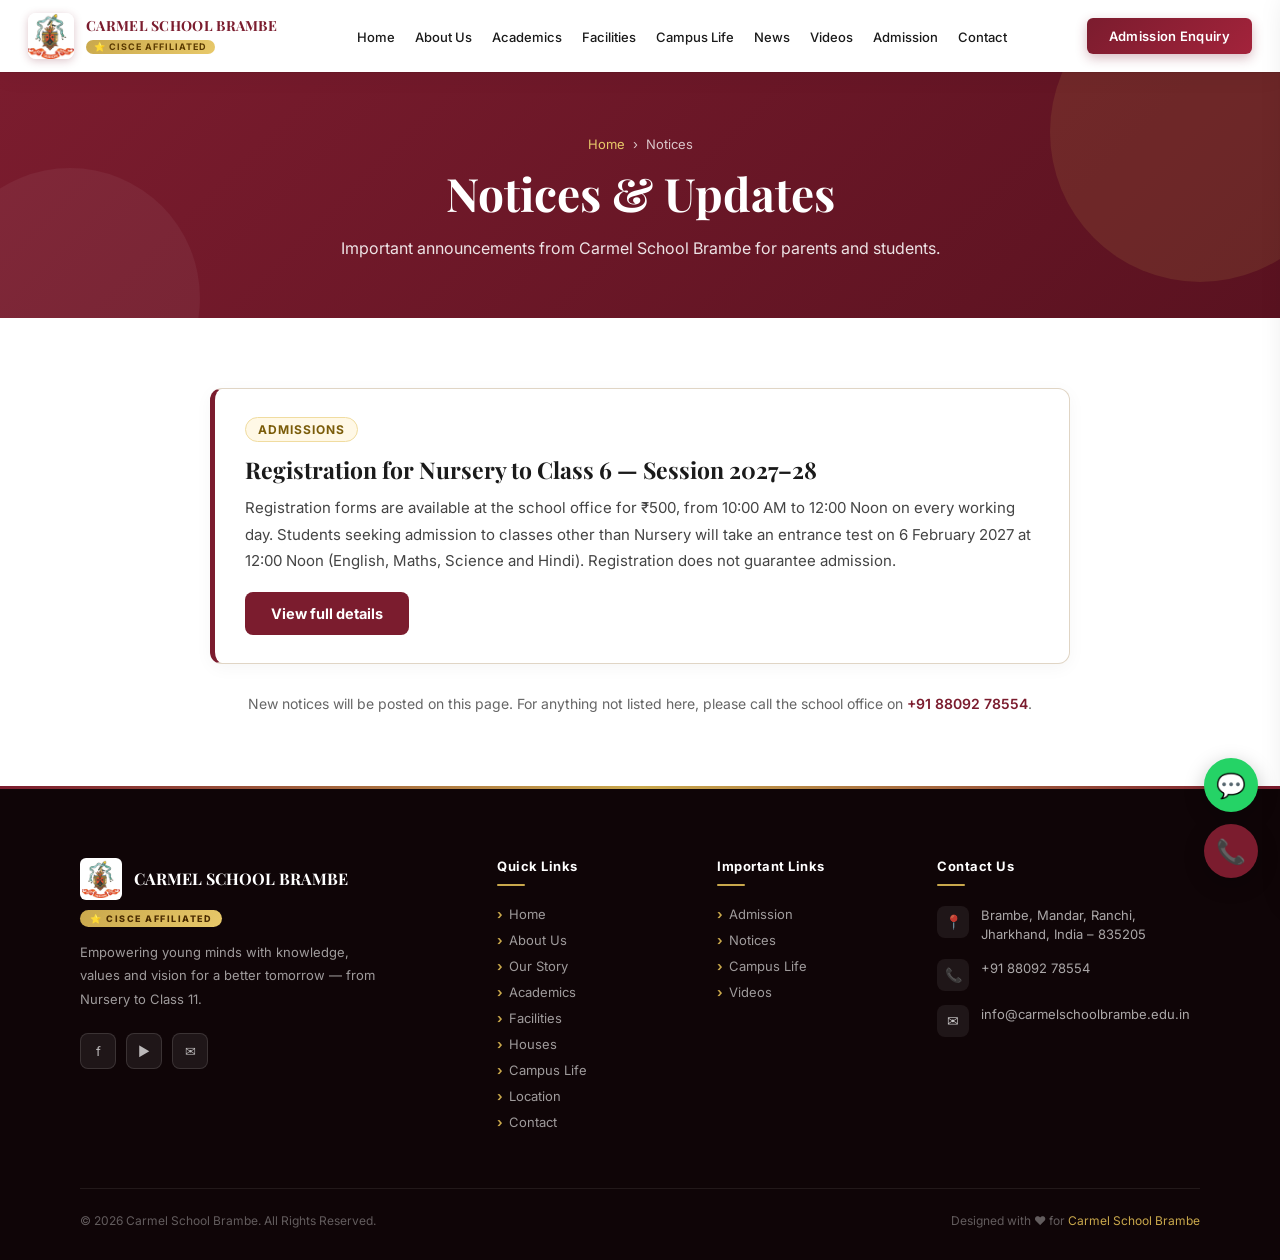
<file: notices.html>
<!DOCTYPE html>
<html lang="en">
<head>
  <meta charset="UTF-8" />
  <meta name="viewport" content="width=device-width, initial-scale=1.0" />
  <meta name="robots" content="index, follow" />
  <title>Notices &amp; Updates – Carmel School Brambe, Ranchi</title>
  <meta name="description" content="Latest notices and updates from Carmel School Brambe, Ranchi, including admission 2027–28 registration details." />
  <link rel="canonical" href="https://pankajbhagat-bloom.github.io/Carmel-School-Brambe-website/notices.html" />
  <link rel="icon" type="image/png" sizes="32x32" href="images/favicon-32.png" />
  <link rel="icon" type="image/png" sizes="48x48" href="images/favicon-48.png" />
  <link rel="icon" type="image/png" sizes="192x192" href="images/favicon-192.png" />
  <link rel="apple-touch-icon" href="images/favicon.png" />
  <meta property="og:type" content="website" />
  <meta property="og:title" content="Notices &amp; Updates – Carmel School Brambe, Ranchi" />
  <meta property="og:description" content="Latest notices and updates from Carmel School Brambe, Ranchi." />
  <meta property="og:url" content="https://pankajbhagat-bloom.github.io/Carmel-School-Brambe-website/notices.html" />
  <meta property="og:image" content="https://pankajbhagat-bloom.github.io/Carmel-School-Brambe-website/images/nature-camp-group.jpg" />
  <meta property="og:locale" content="en_IN" />
  <meta name="twitter:card" content="summary_large_image" />
  <link rel="preconnect" href="https://fonts.googleapis.com" />
  <link rel="preconnect" href="https://fonts.gstatic.com" crossorigin />
  <link href="https://fonts.googleapis.com/css2?family=Playfair+Display:ital,wght@0,400;0,600;0,700;1,400&family=Inter:wght@300;400;500;600;700&display=swap" rel="stylesheet" />
  <link rel="stylesheet" href="style.css" />
  <script type="application/ld+json">
  {
    "@context": "https://schema.org",
    "@type": "BreadcrumbList",
    "itemListElement": [
      {"@type": "ListItem", "position": 1, "name": "Home", "item": "https://pankajbhagat-bloom.github.io/Carmel-School-Brambe-website/"},
      {"@type": "ListItem", "position": 2, "name": "Notices", "item": "https://pankajbhagat-bloom.github.io/Carmel-School-Brambe-website/notices.html"}
    ]
  }
  </script>
</head>
<body>

<a class="skip-link" href="#main-content" style="position:absolute;left:-9999px;top:0;background:#7B1C2E;color:#fff;padding:10px 18px;z-index:9999;">Skip to main content</a>

<header>
<nav>
  <a class="nav-logo" href="index.html" aria-label="Carmel School Brambe home">
    <div class="nav-logo-icon"><img src="images/img2.jpeg" width="400" height="400" alt="Carmel School Brambe official logo" /></div>
    <div class="nav-logo-text">
      <div class="school-name">CARMEL SCHOOL BRAMBE</div>
      <div class="icse-pill-nav">⭐ CISCE Affiliated</div>
    </div>
  </a>
  <ul class="nav-links">
    <li><a href="index.html">Home</a></li>
    <li><a href="about.html">About Us</a></li>
    <li><a href="index.html#academics">Academics</a></li>
    <li><a href="facilities.html">Facilities</a></li>
    <li><a href="index.html#gallery">Campus Life</a></li>
    <li><a href="index.html#news">News</a></li>
    <li><a href="index.html#videos">Videos</a></li>
    <li><a href="admission.html">Admission</a></li>
    <li><a href="contact.html">Contact</a></li>
  </ul>
  <a href="admission.html" class="btn-enquiry">Admission Enquiry</a>
  <button class="nav-hamburger" id="navHamburger" aria-label="Open menu" aria-expanded="false">
    <span></span><span></span><span></span>
  </button>
</nav>
<div class="mobile-menu-overlay" id="mobileMenuOverlay"></div>
<ul class="mobile-menu" id="mobileMenu">
  <li><a href="index.html">Home</a></li>
  <li><a href="about.html">About Us</a></li>
  <li><a href="index.html#academics">Academics</a></li>
  <li><a href="facilities.html">Facilities</a></li>
  <li><a href="index.html#gallery">Campus Life</a></li>
  <li><a href="index.html#news">News</a></li>
  <li><a href="index.html#videos">Videos</a></li>
  <li><a href="admission.html">Admission</a></li>
  <li><a href="contact.html">Contact</a></li>
</ul>
</header>

<main id="main-content">
<section class="page-hero">
  <div class="page-hero-inner">
    <div class="breadcrumb" role="navigation" aria-label="Breadcrumb"><a href="index.html">Home</a> &nbsp;›&nbsp; Notices</div>
    <h1>Notices &amp; Updates</h1>
    <p>Important announcements from Carmel School Brambe for parents and students.</p>
  </div>
</section>

<section class="page-section">
  <div class="page-inner" style="max-width:860px;">
    <div class="notice-list">
      <article class="notice-item">
        <div class="notice-tag">Admissions</div>
        <h2>Registration for Nursery to Class 6 — Session 2027–28</h2>
        <p>Registration forms are available at the school office for ₹500, from 10:00 AM to 12:00 Noon on every working day. Students seeking admission to classes other than Nursery will take an entrance test on 6 February 2027 at 12:00 Noon (English, Maths, Science and Hindi). Registration does not guarantee admission.</p>
        <a class="btn-solid" href="admission.html">View full details</a>
      </article>
    </div>
    <p class="notice-foot">New notices will be posted on this page. For anything not listed here, please call the school office on <a href="tel:+918809278554">+91 88092 78554</a>.</p>
  </div>
</section>
</main>

<!-- FOOTER -->
<footer id="site-footer">
  <div class="footer-grid">
    <div class="footer-brand">
      <div class="logo-row">
        <img src="images/img2.jpeg" width="400" height="400" loading="lazy" alt="Carmel School Brambe logo" />
        <div class="school-name">CARMEL SCHOOL BRAMBE</div>
      </div>
      <div class="icse-tag">⭐ CISCE AFFILIATED</div>
      <p>Empowering young minds with knowledge, values and vision for a better tomorrow — from Nursery to Class 11.</p>
      <div class="social-links">
        <a class="social-link" href="https://www.facebook.com/carmelschoolbrambe" target="_blank" title="Facebook">f</a>
        <a class="social-link" href="https://youtube.com/@carmelschoolbrambe8666" target="_blank" title="YouTube">▶</a>
        <a class="social-link" href="mailto:info@carmelschoolbrambe.edu.in" title="Email">✉</a>
      </div>
    </div>
    <div class="footer-col">
      <h4>Quick Links</h4>
      <ul>
        <li><a href="index.html">Home</a></li>
        <li><a href="about.html">About Us</a></li>
    <li><a href="index.html#school-info">Our Story</a></li>
        <li><a href="index.html#academics">Academics</a></li>
        <li><a href="facilities.html">Facilities</a></li>
    <li><a href="index.html#houses">Houses</a></li>
    <li><a href="index.html#gallery">Campus Life</a></li>
        <li><a href="contact.html#location">Location</a></li>
        <li><a href="contact.html">Contact</a></li>
      </ul>
    </div>
    <div class="footer-col">
      <h4>Important Links</h4>
      <ul>
        <li><a href="admission.html">Admission</a></li>
        <li><a href="notices.html">Notices</a></li>
        <li><a href="index.html#gallery">Campus Life</a></li>
        <li><a href="index.html#videos">Videos</a></li>
      </ul>
    </div>
    <div class="footer-col">
      <h4>Contact Us</h4>
      <div class="contact-item">
        <div class="contact-icon">📍</div>
        <p>Brambe, Mandar, Ranchi,<br>Jharkhand, India – 835205</p>
      </div>
      <div class="contact-item">
        <div class="contact-icon">📞</div>
        <p><a href="tel:+918809278554" style="color:inherit;text-decoration:none;">+91 88092 78554</a></p>
      </div>
      <div class="contact-item">
        <div class="contact-icon">✉</div>
        <p>info@carmelschoolbrambe.edu.in</p>
      </div>
    </div>
  </div>
  <div class="footer-bottom">
    <span>© 2026 Carmel School Brambe. All Rights Reserved.</span>
    <span>Designed with ♥ for <a href="index.html">Carmel School Brambe</a></span>
  </div>
</footer>


<!-- FLOATING CONTACT BUTTONS -->
<div class="floating-contact">
  <a class="float-btn whatsapp" href="https://wa.me/918809278554" target="_blank" rel="noopener" title="Chat on WhatsApp" aria-label="Chat on WhatsApp">💬</a>
  <a class="float-btn call" href="tel:+918809278554" title="Call the school" aria-label="Call the school">📞</a>
</div>


<script src="script.js" defer></script>
</body>
</html>
</file>
<file: style.css>
*, *::before, *::after { box-sizing: border-box; margin: 0; padding: 0; }
    :root {
      --maroon: #7B1C2E;
      --maroon-dark: #5a1220;
      --maroon-light: #a3233b;
      --gold: #C9A84C;
      --gold-light: #e8c96a;
      --cream: #faf7f2;
      --light-bg: #f5f0ea;
      --text: #1a1a1a;
      --text-light: #666;
      --white: #ffffff;
      --border: #e0d5c5;
    }
    html { scroll-behavior: smooth; }
    body { font-family: 'Inter', sans-serif; color: var(--text); background: var(--white); overflow-x: hidden; }

    /* ── NAVBAR ── */
    nav {
      position: sticky; top: 0; z-index: 1000;
      display: flex; align-items: center; justify-content: space-between;
      padding: 0 56px; height: 72px;
      background: rgba(255,255,255,0.97);
      backdrop-filter: blur(12px);
      box-shadow: 0 1px 0 rgba(0,0,0,0.08), 0 4px 24px rgba(0,0,0,0.05);
    }
    .nav-logo { display: flex; align-items: center; gap: 12px; text-decoration: none; }
    .nav-logo-icon {
      width: 46px; height: 46px; border-radius: 8px; overflow: hidden;
      display: flex; align-items: center; justify-content: center;
      box-shadow: 0 2px 8px rgba(123,28,46,0.25);
    }
    .nav-logo-icon img { width: 100%; height: 100%; object-fit: contain; }
    .nav-logo-text { line-height: 1.2; }
    .nav-logo-text .school-name { font-family: 'Playfair Display', serif; font-size: 14px; font-weight: 700; color: var(--maroon); letter-spacing: 0.3px; }
    .nav-logo-text .tagline { font-size: 10px; color: var(--text-light); }
    .icse-pill-nav {
      display: inline-flex; align-items: center; gap: 4px;
      background: linear-gradient(135deg, var(--gold), var(--gold-light));
      color: #5a3a00; font-size: 9px; font-weight: 700;
      padding: 2px 8px; border-radius: 20px; letter-spacing: 1px;
      margin-top: 3px; text-transform: uppercase;
    }
    .nav-links { display: flex; align-items: center; gap: 28px; list-style: none; }
    .nav-links a {
      text-decoration: none; font-size: 13px; font-weight: 500;
      color: var(--text); position: relative; padding-bottom: 4px; transition: color 0.2s;
    }
    .nav-links a::after {
      content:''; position:absolute; bottom:0; left:0; width:0; height:2px;
      background: var(--maroon); border-radius: 2px; transition: width 0.25s;
    }
    .nav-links a:hover::after, .nav-links a.active::after { width: 100%; }
    .nav-links a:hover, .nav-links a.active { color: var(--maroon); }
    .btn-enquiry {
      background: linear-gradient(135deg, var(--maroon), var(--maroon-light));
      color: var(--white); padding: 10px 22px; border-radius: 6px;
      text-decoration: none; font-size: 13px; font-weight: 600;
      box-shadow: 0 4px 12px rgba(123,28,46,0.3);
      transition: all 0.2s; letter-spacing: 0.3px;
    }
    .btn-enquiry:hover { transform: translateY(-1px); box-shadow: 0 6px 18px rgba(123,28,46,0.4); }

    /* ── HERO ── */
    .hero {
      position: relative; min-height: 92vh;
      display: flex; align-items: center;
      background: url('images/img1.jpeg') center 60% / cover no-repeat;
      overflow: hidden;
    }
    .hero-overlay {
      position: absolute; inset: 0;
      background: linear-gradient(105deg, rgba(10,5,5,0.72) 0%, rgba(90,18,32,0.45) 55%, rgba(0,0,0,0.15) 100%);
    }
    .hero-content { position: relative; z-index: 2; padding: 0 80px; max-width: 680px; }
    .hero-badge {
      display: inline-flex; align-items: center; gap-8px:;
      background: linear-gradient(135deg, var(--gold), var(--gold-light));
      color: #4a2c00; font-size: 11px; font-weight: 700;
      padding: 6px 16px; border-radius: 30px; letter-spacing: 2px;
      text-transform: uppercase; margin-bottom: 20px;
      box-shadow: 0 4px 16px rgba(201,168,76,0.4);
      animation: fadeUp 0.6s ease both;
    }
    .hero-content h1 {
      font-family: 'Playfair Display', serif;
      font-size: clamp(38px, 5.5vw, 64px); font-weight: 700;
      color: var(--white); line-height: 1.1; margin-bottom: 12px;
      animation: fadeUp 0.7s 0.1s ease both;
    }
    .hero-content h1 em { font-style: italic; color: var(--gold-light); }
    .hero-content .subtitle {
      font-size: 17px; font-weight: 400; color: rgba(255,255,255,0.85);
      margin-bottom: 16px; letter-spacing: 0.5px;
      animation: fadeUp 0.7s 0.2s ease both;
    }
    .hero-divider {
      width: 60px; height: 2px;
      background: linear-gradient(to right, var(--gold), transparent);
      margin-bottom: 20px; animation: fadeUp 0.7s 0.25s ease both;
    }
    .hero-content p {
      font-size: 15px; color: rgba(255,255,255,0.8); line-height: 1.8;
      margin-bottom: 36px; animation: fadeUp 0.7s 0.3s ease both; max-width: 520px;
    }
    .hero-btns { display: flex; gap: 14px; animation: fadeUp 0.7s 0.4s ease both; flex-wrap: wrap; }
    .btn-primary {
      background: linear-gradient(135deg, var(--maroon), var(--maroon-light));
      color: var(--white); padding: 14px 30px; border-radius: 6px;
      text-decoration: none; font-size: 14px; font-weight: 600;
      box-shadow: 0 6px 20px rgba(123,28,46,0.45); transition: all 0.2s;
    }
    .btn-primary:hover { transform: translateY(-2px); box-shadow: 0 8px 28px rgba(123,28,46,0.55); }
    .btn-outline {
      border: 1.5px solid rgba(255,255,255,0.7); color: var(--white);
      padding: 13px 28px; border-radius: 6px; text-decoration: none;
      font-size: 14px; font-weight: 500; transition: all 0.2s;
      backdrop-filter: blur(4px); background: rgba(255,255,255,0.08);
    }
    .btn-outline:hover { background: rgba(255,255,255,0.18); border-color: var(--white); }
    .hero-scroll-hint {
      position: absolute; bottom: 36px; left: 50%; transform: translateX(-50%);
      z-index: 2; display: flex; flex-direction: column; align-items: center; gap: 6px;
      color: rgba(255,255,255,0.5); font-size: 11px; letter-spacing: 2px; text-transform: uppercase;
      animation: bounce 2s infinite;
    }
    .hero-scroll-hint span { font-size: 18px; }
    .hero-wave {
      position: absolute; bottom: -2px; left: 0; width: 100%; z-index: 2;
    }
    @keyframes fadeUp { from { opacity:0; transform: translateY(28px); } to { opacity:1; transform: none; } }
    @keyframes bounce { 0%,100% { transform: translateX(-50%) translateY(0); } 50% { transform: translateX(-50%) translateY(-6px); } }

    /* ── ICSE BANNER ── */
    .icse-banner {
      background: linear-gradient(135deg, var(--maroon-dark) 0%, var(--maroon) 50%, var(--maroon-light) 100%);
      padding: 28px 80px;
      display: flex; align-items: center; justify-content: space-between; gap: 24px;
      flex-wrap: wrap;
    }
    .icse-banner-left { display: flex; align-items: center; gap: 20px; }
    .icse-icon {
      width: 56px; height: 56px; background: rgba(255,255,255,0.12);
      border-radius: 50%; display: flex; align-items: center; justify-content: center;
      font-size: 24px; border: 1.5px solid rgba(255,255,255,0.25);
    }
    .icse-banner h3 { font-family: 'Playfair Display', serif; font-size: 20px; color: var(--white); margin-bottom: 2px; }
    .icse-banner p { font-size: 13px; color: rgba(255,255,255,0.75); }
    .icse-badges { display: flex; gap: 12px; flex-wrap: wrap; }
    .icse-badge {
      background: rgba(255,255,255,0.12); border: 1px solid rgba(255,255,255,0.25);
      color: var(--white); font-size: 12px; font-weight: 600;
      padding: 8px 18px; border-radius: 30px; letter-spacing: 0.5px;
      backdrop-filter: blur(4px);
    }
    .icse-badge.gold {
      background: linear-gradient(135deg, var(--gold), var(--gold-light));
      color: #4a2c00; border-color: transparent;
      box-shadow: 0 4px 12px rgba(201,168,76,0.35);
    }

    /* ── SECTIONS SHARED ── */
    section { padding: 96px 80px; }
    .section-label {
      display: inline-flex; align-items: center; gap: 8px;
      font-size: 11px; font-weight: 700; letter-spacing: 3px;
      text-transform: uppercase; color: var(--maroon); margin-bottom: 14px;
    }
    .section-label::before {
      content:''; display:inline-block; width:24px; height:2px; background: var(--gold); border-radius: 2px;
    }
    h2.section-title {
      font-family: 'Playfair Display', serif;
      font-size: clamp(28px, 3.5vw, 44px); font-weight: 700;
      color: var(--text); line-height: 1.2; margin-bottom: 16px;
    }
    .title-underline {
      width: 48px; height: 3px; border-radius: 2px;
      background: linear-gradient(to right, var(--maroon), var(--gold));
      margin-bottom: 20px;
    }

    /* ── ABOUT ── */
    .about { background: var(--cream); position: relative; overflow: hidden; }
    .about::before {
      content: '"'; position: absolute; top: -20px; right: 60px;
      font-family: 'Playfair Display', serif; font-size: 280px; color: rgba(123,28,46,0.04);
      line-height: 1; pointer-events: none;
    }
    .about-inner { display: grid; grid-template-columns: 1fr 1fr; gap: 72px; align-items: center; position: relative; }
    .about-image-wrap { position: relative; }
    .about-image {
      border-radius: 16px; overflow: hidden; height: 420px;
      box-shadow: 0 24px 64px rgba(0,0,0,0.15);
    }
    .about-image img { width: 100%; height: 100%; object-fit: cover; }
    .about-image-badge {
      position: absolute; bottom: -20px; right: -20px;
      background: linear-gradient(135deg, var(--maroon), var(--maroon-light));
      color: var(--white); padding: 20px 24px; border-radius: 12px;
      box-shadow: 0 8px 28px rgba(123,28,46,0.4); text-align: center;
    }
    .about-image-badge .num { font-family: 'Playfair Display', serif; font-size: 36px; font-weight: 700; line-height: 1; }
    .about-image-badge .lbl { font-size: 11px; opacity: 0.85; margin-top: 2px; }
    .about-text p { font-size: 15px; color: var(--text-light); line-height: 1.85; margin-bottom: 32px; }
    .about-features { display: grid; grid-template-columns: 1fr 1fr; gap: 20px; }
    .feature-item {
      background: var(--white); padding: 20px; border-radius: 12px;
      border: 1px solid var(--border); transition: all 0.25s;
      display: flex; align-items: flex-start; gap: 14px;
    }
    .feature-item:hover { transform: translateY(-3px); box-shadow: 0 8px 24px rgba(0,0,0,0.08); border-color: var(--maroon); }
    .feature-icon {
      width: 44px; height: 44px; background: linear-gradient(135deg, var(--cream), var(--light-bg));
      border-radius: 10px; display: flex; align-items: center; justify-content: center;
      font-size: 20px; flex-shrink: 0; border: 1px solid var(--border);
    }
    .feature-item strong { font-size: 13px; font-weight: 700; color: var(--text); display: block; margin-bottom: 3px; }
    .feature-item span { font-size: 12px; color: var(--text-light); line-height: 1.5; }

    /* ── ACADEMICS ── */
    .academics { background: var(--white); text-align: center; }
    .academics-header { max-width: 600px; margin: 0 auto 56px; }
    .academics-header .title-underline { margin: 0 auto 20px; }
    .academics-grid { display: grid; grid-template-columns: repeat(5, 1fr); gap: 20px; margin-bottom: 0; }
    .academic-card {
      background: var(--cream); border-radius: 14px; padding: 32px 18px;
      text-align: center; border: 1.5px solid var(--border);
      transition: all 0.25s; position: relative; overflow: hidden;
    }
    .academic-card::before {
      content:''; position:absolute; top:0; left:0; right:0; height:3px;
      background: linear-gradient(to right, var(--maroon), var(--gold));
      opacity: 0; transition: opacity 0.25s;
    }
    .academic-card:hover { transform: translateY(-5px); box-shadow: 0 16px 40px rgba(0,0,0,0.1); border-color: var(--maroon); }
    .academic-card:hover::before { opacity: 1; }
    .academic-card.new-card { border-color: var(--maroon); background: linear-gradient(to bottom, #fff5f7, var(--cream)); }
    .academic-card.new-card::before { opacity: 1; }
    .new-ribbon {
      position: absolute; top: 14px; right: -24px;
      background: linear-gradient(135deg, var(--gold), var(--gold-light));
      color: #4a2c00; font-size: 9px; font-weight: 800;
      padding: 4px 32px; transform: rotate(45deg);
      letter-spacing: 1px; text-transform: uppercase;
      box-shadow: 0 2px 8px rgba(201,168,76,0.4);
    }
    .card-icon { font-size: 34px; margin-bottom: 14px; }
    .academic-card h3 { font-family: 'Playfair Display', serif; font-size: 16px; font-weight: 700; margin-bottom: 10px; color: var(--text); }
    .class-badge {
      display: inline-block;
      background: linear-gradient(135deg, var(--maroon), var(--maroon-light));
      color: var(--white); font-size: 10px; font-weight: 700;
      padding: 4px 14px; border-radius: 20px; margin-bottom: 12px; letter-spacing: 0.5px;
    }
    .academic-card p { font-size: 12px; color: var(--text-light); line-height: 1.65; }

    /* ── STATS ── */
    .stats-section { background: var(--maroon); padding: 0 80px; position: relative; overflow: hidden; }
    .stats-section::before {
      content:''; position:absolute; top:-80px; right:-80px;
      width:320px; height:320px; border-radius:50%;
      background: rgba(255,255,255,0.04);
    }
    .stats-inner { display: grid; grid-template-columns: repeat(4,1fr); }
    .stat-item {
      padding: 52px 24px; text-align: center;
      border-right: 1px solid rgba(255,255,255,0.1); position: relative;
    }
    .stat-item:last-child { border-right: none; }
    .stat-num {
      font-family: 'Playfair Display', serif; font-size: 52px; font-weight: 700;
      color: var(--white); line-height: 1;
      background: linear-gradient(135deg, #fff, var(--gold-light));
      -webkit-background-clip: text; -webkit-text-fill-color: transparent; background-clip: text;
    }
    .stat-label { font-size: 13px; color: rgba(255,255,255,0.65); margin-top: 8px; letter-spacing: 0.5px; }
    .stat-icon { font-size: 24px; margin-bottom: 12px; }

    /* ── CAMPUS LIFE ── */
    .campus { background: var(--cream); }
    .campus-header { text-align: center; margin-bottom: 48px; }
    .campus-header .title-underline { margin: 0 auto; }
    .gallery-grid { display: grid; grid-template-columns: repeat(5,1fr); gap: 12px; }
    .gallery-item {
      background: var(--light-bg); border-radius: 10px;
      aspect-ratio: 4/3; overflow: hidden; position: relative;
      cursor: pointer;
      transition: transform 0.25s, box-shadow 0.25s;
    }
    .gallery-item:first-child { grid-column: span 2; grid-row: span 2; aspect-ratio: auto; }
    .gallery-item:hover { transform: scale(1.02); box-shadow: 0 8px 24px rgba(0,0,0,0.12); }
    .gallery-item img { width: 100%; height: 100%; object-fit: contain; display: block; background: var(--light-bg); }

    /* ── FOOTER ── */
    footer {
      background: #0f0507;
      color: rgba(255,255,255,0.75); padding: 72px 80px 32px;
      position: relative; overflow: hidden;
    }
    footer::before {
      content:''; position:absolute; top:0; left:0; right:0; height:3px;
      background: linear-gradient(to right, var(--maroon), var(--gold), var(--maroon));
    }
    .footer-grid { display: grid; grid-template-columns: 2.2fr 1fr 1fr 1.6fr; gap: 56px; margin-bottom: 48px; }
    .footer-brand .logo-row { display: flex; align-items: center; gap: 12px; margin-bottom: 6px; }
    .footer-brand .logo-row img { width: 42px; height: 42px; object-fit: contain; border-radius: 6px; background: white; padding: 2px; }
    .footer-brand .school-name { font-family: 'Playfair Display', serif; font-size: 16px; font-weight: 700; color: var(--white); }
    .footer-brand .icse-tag {
      display: inline-block; background: linear-gradient(135deg, var(--gold), var(--gold-light));
      color: #4a2c00; font-size: 9px; font-weight: 800;
      padding: 3px 10px; border-radius: 20px; letter-spacing: 1.5px; margin-bottom: 14px;
    }
    .footer-brand p { font-size: 13px; line-height: 1.8; color: rgba(255,255,255,0.6); margin-bottom: 22px; max-width: 300px; }
    .social-links { display: flex; gap: 10px; }
    .social-link {
      width: 36px; height: 36px;
      background: rgba(255,255,255,0.07); border: 1px solid rgba(255,255,255,0.12);
      border-radius: 8px; display: flex; align-items: center; justify-content: center;
      font-size: 13px; text-decoration: none; color: rgba(255,255,255,0.7);
      transition: all 0.2s;
    }
    .social-link:hover { background: var(--maroon); border-color: var(--maroon); color: var(--white); transform: translateY(-2px); }
    .footer-col h4 { font-size: 13px; font-weight: 700; color: var(--white); margin-bottom: 20px; letter-spacing: 0.5px; position: relative; padding-bottom: 12px; }
    .footer-col h4::after { content:''; position:absolute; bottom:0; left:0; width:28px; height:2px; background: var(--gold); border-radius:2px; }
    .footer-col ul { list-style: none; }
    .footer-col ul li { margin-bottom: 10px; }
    .footer-col ul li a {
      text-decoration: none; font-size: 13px; color: rgba(255,255,255,0.6);
      transition: all 0.2s; display: flex; align-items: center; gap: 6px;
    }
    .footer-col ul li a::before { content:'›'; color: var(--gold); font-weight: 700; }
    .footer-col ul li a:hover { color: var(--white); padding-left: 4px; }
    .contact-item { display: flex; gap: 12px; align-items: flex-start; margin-bottom: 14px; }
    .contact-icon {
      width: 32px; height: 32px; background: rgba(255,255,255,0.07);
      border-radius: 8px; display: flex; align-items: center; justify-content: center;
      font-size: 14px; flex-shrink: 0;
    }
    .contact-item p { font-size: 13px; color: rgba(255,255,255,0.65); line-height: 1.5; }
    .footer-bottom {
      border-top: 1px solid rgba(255,255,255,0.08); padding-top: 24px;
      display: flex; justify-content: space-between; align-items: center;
      font-size: 12px; color: rgba(255,255,255,0.35);
    }
    .footer-bottom a { color: var(--gold); text-decoration: none; }

    /* ── RESPONSIVE ── */
    @media (max-width: 1024px) {
      nav, section, footer { padding-left: 32px; padding-right: 32px; }
      .icse-banner, .stats-section { padding-left: 32px; padding-right: 32px; }
      .hero-content { padding: 0 40px; }
      .about-inner { gap: 40px; }
      .academics-grid { grid-template-columns: repeat(3,1fr); }
      .stats-inner { grid-template-columns: repeat(2,1fr); }
      .footer-grid { grid-template-columns: 1fr 1fr; gap: 36px; }
    }
    /* ── MOBILE NAV MENU ── */
    .nav-hamburger {
      display: none; flex-direction: column; justify-content: center; gap: 5px;
      width: 38px; height: 38px; background: none; border: none; cursor: pointer;
      padding: 0; z-index: 1100;
    }
    .nav-hamburger span {
      display: block; width: 100%; height: 2.5px; background: var(--maroon);
      border-radius: 2px; transition: all 0.3s ease;
    }
    .nav-hamburger.active span:nth-child(1) { transform: translateY(7.5px) rotate(45deg); }
    .nav-hamburger.active span:nth-child(2) { opacity: 0; }
    .nav-hamburger.active span:nth-child(3) { transform: translateY(-7.5px) rotate(-45deg); }
    .mobile-menu-overlay {
      display: none; position: fixed; inset: 0; background: rgba(0,0,0,0.45);
      z-index: 1050; opacity: 0; transition: opacity 0.3s ease;
    }
    .mobile-menu-overlay.active { display: block; opacity: 1; }
    .mobile-menu {
      position: fixed; top: 0; right: -300px; width: 280px; height: 100vh;
      background: var(--white); z-index: 1090; list-style: none;
      padding: 90px 0 24px; box-shadow: -8px 0 30px rgba(0,0,0,0.15);
      transition: right 0.3s ease; overflow-y: auto;
    }
    .mobile-menu.active { right: 0; }
    .mobile-menu li { border-bottom: 1px solid var(--border); }
    .mobile-menu li a {
      display: block; padding: 16px 28px; color: var(--text); text-decoration: none;
      font-weight: 600; font-size: 15px; letter-spacing: 0.3px;
    }
    .mobile-menu li a.active, .mobile-menu li a:hover { color: var(--maroon); background: var(--light-bg); }
    @media (max-width: 768px) {
      nav { padding: 0 20px; }
      .nav-links { display: none; }
      .nav-hamburger { display: flex; }
      section { padding: 60px 20px; }
      .hero-content { padding: 0 24px; }
      .icse-banner { padding: 24px 20px; flex-direction: column; text-align: center; }
      .about-inner { grid-template-columns: 1fr; }
      .about-image-badge { right: 10px; bottom: -16px; }
      .academics-grid { grid-template-columns: repeat(2,1fr); }
      .stats-inner { grid-template-columns: repeat(2,1fr); }
      .stats-section { padding: 0 20px; }
      .gallery-grid { grid-template-columns: repeat(3,1fr); }
      .gallery-item:first-child { grid-column: span 1; grid-row: span 1; }
      .footer-grid { grid-template-columns: 1fr; gap: 32px; }
      footer { padding: 48px 20px 28px; }
      .footer-bottom { flex-direction: column; gap: 8px; text-align: center; }
    }

    /* ── PRINCIPAL SECTION ── */
    .principal-section {
      background: linear-gradient(135deg, #fdf9f5 0%, var(--cream) 50%, #f8f0e8 100%);
      padding: 96px 80px; position: relative; overflow: hidden;
    }
    .principal-section::before {
      content: '✦'; position: absolute; top: 40px; right: 80px;
      font-size: 180px; color: rgba(123,28,46,0.04); line-height: 1; pointer-events: none;
      font-family: serif;
    }
    .principal-inner { display: grid; grid-template-columns: 380px 1fr; gap: 80px; align-items: center; }
    .principal-image-col { display: flex; flex-direction: column; align-items: center; gap: 32px; }
    .principal-photo-wrap { position: relative; display: flex; flex-direction: column; align-items: center; }
    .principal-photo-ring {
      position: absolute; top: -12px; left: 50%; transform: translateX(-50%);
      width: 244px; height: 244px; border-radius: 50%;
      border: 2px dashed rgba(123,28,46,0.2);
      animation: spin 20s linear infinite;
    }
    .principal-photo {
      width: 220px; height: 220px; border-radius: 50%; overflow: hidden;
      border: 5px solid var(--white);
      box-shadow: 0 20px 60px rgba(123,28,46,0.2), 0 0 0 3px var(--maroon);
      position: relative; z-index: 1;
    }
    .principal-photo img { width: 100%; height: 100%; object-fit: cover; object-position: top; }
    .principal-name-card {
      margin-top: 20px; background: linear-gradient(135deg, var(--maroon), var(--maroon-light));
      color: var(--white); padding: 14px 32px; border-radius: 40px; text-align: center;
      box-shadow: 0 8px 24px rgba(123,28,46,0.3); position: relative; z-index: 1;
    }
    .pname { font-family: 'Playfair Display', serif; font-size: 16px; font-weight: 700; }
    .prole { font-size: 11px; opacity: 0.8; margin-top: 2px; letter-spacing: 0.5px; }
    .motto-block {
      background: var(--white); border-radius: 16px; padding: 24px 32px;
      border: 1px solid var(--border); text-align: center; width: 100%;
      box-shadow: 0 4px 20px rgba(0,0,0,0.06);
    }
    .motto-label {
      font-size: 10px; font-weight: 700; letter-spacing: 3px; text-transform: uppercase;
      color: var(--text-light); margin-bottom: 14px;
    }
    .motto-words { display: flex; align-items: center; justify-content: center; gap: 10px; }
    .motto-word { display: flex; flex-direction: column; align-items: center; gap: 4px; }
    .mw-icon { font-size: 20px; }
    .mw-text {
      font-family: 'Playfair Display', serif; font-size: 15px; font-weight: 700;
      color: var(--maroon); letter-spacing: 0.5px;
    }
    .motto-sep { font-size: 20px; color: var(--gold); font-weight: 700; margin-bottom: 16px; }
    .message-card {
      background: var(--white); border-radius: 18px; padding: 40px 44px;
      border: 1px solid var(--border); position: relative;
      box-shadow: 0 8px 40px rgba(0,0,0,0.07);
    }
    .quote-mark {
      font-family: 'Playfair Display', serif; font-size: 100px; line-height: 0.6;
      color: var(--maroon); opacity: 0.12; position: absolute; top: 28px; left: 28px;
      font-weight: 700;
    }
    .message-text {
      font-size: 15px; color: var(--text-light); line-height: 1.9;
      position: relative; z-index: 1;
    }
    .message-text strong { color: var(--maroon); }
    .message-sig { margin-top: 32px; padding-top: 24px; }
    .sig-line { width: 60px; height: 2px; background: linear-gradient(to right, var(--maroon), var(--gold)); border-radius: 2px; margin-bottom: 12px; }
    .sig-name { font-family: 'Playfair Display', serif; font-size: 17px; font-weight: 700; color: var(--text); }
    .sig-school { font-size: 12px; color: var(--text-light); margin-top: 2px; letter-spacing: 0.5px; }
    @keyframes spin { from { transform: translateX(-50%) rotate(0deg); } to { transform: translateX(-50%) rotate(360deg); } }
    @media (max-width: 1024px) {
      .principal-inner { grid-template-columns: 1fr; gap: 48px; }
      .principal-image-col { flex-direction: row; flex-wrap: wrap; justify-content: center; }
      .principal-section { padding: 60px 32px; }
    }
    @media (max-width: 768px) {
      .principal-inner { grid-template-columns: 1fr; }
      .principal-image-col { flex-direction: column; }
      .principal-section { padding: 60px 20px; }
      .message-card { padding: 28px 24px; }
    }


    /* ── SCHOOL INFO SECTION ── */
    .school-info {
      background: var(--white); padding: 96px 80px; position: relative; overflow: hidden;
    }
    .school-info-inner { display: grid; grid-template-columns: 1fr 1fr; gap: 64px; align-items: start; }
    .info-left {}
    .info-right {}
    .info-card {
      background: var(--cream); border-radius: 16px; padding: 36px 40px;
      border: 1px solid var(--border); margin-bottom: 20px;
      border-left: 4px solid var(--maroon);
      transition: box-shadow 0.25s;
    }
    .info-card:hover { box-shadow: 0 8px 32px rgba(0,0,0,0.08); }
    .info-card-icon { font-size: 28px; margin-bottom: 12px; }
    .info-card h4 { font-family: 'Playfair Display', serif; font-size: 18px; font-weight: 700; color: var(--text); margin-bottom: 10px; }
    .info-card p { font-size: 14px; color: var(--text-light); line-height: 1.85; }
    .info-card p strong { color: var(--maroon); }
    .info-highlight {
      background: linear-gradient(135deg, var(--maroon), var(--maroon-light));
      color: var(--white); border-radius: 16px; padding: 36px 40px;
      border-left: none; margin-bottom: 20px;
    }
    .info-highlight h4 { color: var(--white); }
    .info-highlight p { color: rgba(255,255,255,0.82); }
    .info-values { display: flex; gap: 12px; margin-top: 16px; flex-wrap: wrap; }
    .val-chip {
      background: rgba(255,255,255,0.15); border: 1px solid rgba(255,255,255,0.25);
      color: var(--white); font-size: 12px; font-weight: 600;
      padding: 6px 16px; border-radius: 30px; letter-spacing: 0.5px;
      display: flex; align-items: center; gap: 6px;
    }

    /* ── STAY INFORMED / NEWS SECTION ── */
    .news-section {
      background: linear-gradient(135deg, #fdf9f5, var(--cream));
      padding: 96px 80px; position: relative;
    }
    .news-section::after {
      content:''; position:absolute; bottom:0; left:0; right:0; height:4px;
      background: linear-gradient(to right, var(--maroon), var(--gold), var(--maroon));
    }
    .news-header { display: flex; justify-content: space-between; align-items: flex-end; margin-bottom: 48px; }
    .news-header-left {}
    .news-header-right a {
      display: inline-flex; align-items: center; gap: 6px;
      color: var(--maroon); font-size: 13px; font-weight: 600;
      text-decoration: none; border-bottom: 1px solid var(--maroon); padding-bottom: 2px;
      transition: gap 0.2s;
    }
    .news-header-right a:hover { gap: 10px; }
    .news-ticker {
      background: var(--maroon); color: var(--white);
      padding: 10px 24px; border-radius: 8px; display: flex;
      align-items: center; gap: 16px; margin-bottom: 36px; overflow: hidden;
    }
    .ticker-label {
      background: var(--gold); color: #4a2c00;
      font-size: 10px; font-weight: 800; padding: 4px 12px; border-radius: 4px;
      letter-spacing: 1.5px; white-space: nowrap; text-transform: uppercase; flex-shrink: 0;
    }
    .ticker-track { overflow: hidden; flex: 1; }
    .ticker-content {
      display: inline-block; white-space: nowrap; font-size: 13px;
      animation: ticker 22s linear infinite;
    }
    @keyframes ticker {
      0% { transform: translateX(100%); }
      100% { transform: translateX(-100%); }
    }
    .news-grid { display: grid; grid-template-columns: 1.4fr 1fr 1fr; gap: 24px; }
    .news-card {
      background: var(--white); border-radius: 14px; overflow: hidden;
      border: 1px solid var(--border); transition: all 0.25s;
    }
    .news-card:hover { transform: translateY(-4px); box-shadow: 0 12px 36px rgba(0,0,0,0.1); }
    .news-card-img {
      height: 160px; background: var(--light-bg);
      display: flex; align-items: center; justify-content: center;
      position: relative; overflow: hidden;
    }
    .news-card-img.featured { height: 200px; }
    .news-card-img span { font-size: 36px; }
    .news-card-tag {
      position: absolute; top: 12px; left: 12px;
      background: var(--maroon); color: var(--white);
      font-size: 10px; font-weight: 700; padding: 4px 12px; border-radius: 20px;
      letter-spacing: 0.5px; text-transform: uppercase;
    }
    .news-card-body { padding: 20px 22px; }
    .news-date { font-size: 11px; color: var(--text-light); margin-bottom: 8px; letter-spacing: 0.5px; display: flex; align-items: center; gap: 5px; }
    .news-date::before { content: '📅'; font-size: 11px; }
    .news-card h4 { font-family: 'Playfair Display', serif; font-size: 16px; font-weight: 700; color: var(--text); margin-bottom: 8px; line-height: 1.4; }
    .news-card.featured h4 { font-size: 19px; }
    .news-card p { font-size: 13px; color: var(--text-light); line-height: 1.65; }
    .news-card-link {
      display: inline-flex; align-items: center; gap: 4px;
      color: var(--maroon); font-size: 12px; font-weight: 600;
      text-decoration: none; margin-top: 12px;
    }
    .news-card-link:hover { gap: 8px; }
    .events-row { display: grid; grid-template-columns: repeat(3,1fr); gap: 16px; margin-top: 24px; }
    .event-chip {
      background: var(--white); border-radius: 10px; padding: 16px 18px;
      border: 1px solid var(--border); display: flex; align-items: center; gap: 14px;
      transition: all 0.2s;
    }
    .event-chip:hover { border-color: var(--maroon); box-shadow: 0 4px 16px rgba(0,0,0,0.07); }
    .event-date-box {
      background: var(--maroon); color: var(--white); border-radius: 8px;
      padding: 8px 12px; text-align: center; flex-shrink: 0; min-width: 48px;
    }
    .event-date-box .eday { font-family: 'Playfair Display', serif; font-size: 22px; font-weight: 700; line-height: 1; }
    .event-date-box .emon { font-size: 10px; text-transform: uppercase; letter-spacing: 1px; opacity: 0.85; }
    .event-info h5 { font-size: 13px; font-weight: 700; color: var(--text); margin-bottom: 2px; }
    .event-info p { font-size: 11px; color: var(--text-light); }

    @media (max-width: 1024px) {
      .school-info { padding: 60px 32px; }
      .school-info-inner { grid-template-columns: 1fr; gap: 0; }
      .news-section { padding: 60px 32px; }
      .news-grid { grid-template-columns: 1fr 1fr; }
      .events-row { grid-template-columns: 1fr 1fr; }
    }
    @media (max-width: 768px) {
      .school-info { padding: 60px 20px; }
      .news-section { padding: 60px 20px; }
      .news-grid { grid-template-columns: 1fr; }
      .news-header { flex-direction: column; gap: 12px; align-items: flex-start; }
      .events-row { grid-template-columns: 1fr; }
    }


    /* ── APP BANNER ── */
    .app-banner {
      background: linear-gradient(135deg, #0f0507 0%, var(--maroon-dark) 40%, #1a0810 100%);
      padding: 48px 80px;
      display: grid; grid-template-columns: 1fr auto; gap: 40px; align-items: center;
      position: relative; overflow: hidden;
    }
    .app-banner::before {
      content: ''; position: absolute; right: -60px; top: -60px;
      width: 280px; height: 280px; border-radius: 50%;
      background: rgba(201,168,76,0.06);
    }
    .app-banner::after {
      content: ''; position: absolute; left: 40%; bottom: -40px;
      width: 180px; height: 180px; border-radius: 50%;
      background: rgba(255,255,255,0.03);
    }
    .app-banner-left { position: relative; z-index: 1; }
    .app-tag {
      display: inline-flex; align-items: center; gap: 6px;
      background: rgba(201,168,76,0.15); border: 1px solid rgba(201,168,76,0.3);
      color: var(--gold-light); font-size: 11px; font-weight: 700;
      padding: 5px 14px; border-radius: 20px; letter-spacing: 1.5px;
      text-transform: uppercase; margin-bottom: 14px;
    }
    .app-banner h3 {
      font-family: 'Playfair Display', serif; font-size: 28px; font-weight: 700;
      color: var(--white); margin-bottom: 8px;
    }
    .app-banner p { font-size: 14px; color: rgba(255,255,255,0.65); line-height: 1.7; max-width: 520px; }
    .app-banner-right { display: flex; flex-direction: column; gap: 12px; align-items: flex-end; position: relative; z-index: 1; }
    .app-store-btn {
      display: inline-flex; align-items: center; gap: 12px;
      background: var(--white); color: var(--text);
      padding: 12px 24px; border-radius: 10px; text-decoration: none;
      transition: all 0.2s; min-width: 200px;
      box-shadow: 0 4px 16px rgba(0,0,0,0.3);
    }
    .app-store-btn:hover { transform: translateY(-2px); box-shadow: 0 8px 24px rgba(0,0,0,0.4); }
    .app-store-btn .btn-icon { font-size: 28px; flex-shrink: 0; }
    .app-store-btn .btn-text { line-height: 1.2; }
    .app-store-btn .btn-text small { font-size: 10px; color: #888; letter-spacing: 0.5px; display: block; }
    .app-store-btn .btn-text strong { font-size: 15px; font-weight: 700; color: var(--text); }
    .app-features { display: flex; gap: 20px; margin-top: 6px; }
    .app-feat { display: flex; align-items: center; gap: 6px; color: rgba(255,255,255,0.55); font-size: 12px; }
    .app-feat span { color: var(--gold); }

    /* ── YOUTUBE SECTION ── */
    .youtube-section {
      background: var(--white); padding: 96px 80px;
    }
    .yt-header { display: flex; justify-content: space-between; align-items: flex-end; margin-bottom: 48px; flex-wrap: wrap; gap: 20px; }
    .yt-channel-badge {
      display: inline-flex; align-items: center; gap: 10px;
      background: #ff0000; color: var(--white);
      padding: 10px 20px; border-radius: 8px; text-decoration: none;
      font-size: 14px; font-weight: 700; transition: all 0.2s;
      box-shadow: 0 4px 14px rgba(255,0,0,0.3);
    }
    .yt-channel-badge:hover { transform: translateY(-2px); box-shadow: 0 6px 20px rgba(255,0,0,0.4); }
    .yt-channel-badge .yt-icon { font-size: 20px; }
    .yt-grid { display: grid; grid-template-columns: repeat(2, 1fr); gap: 28px; }
    .yt-card {
      background: var(--cream); border-radius: 14px; overflow: hidden;
      border: 1px solid var(--border); transition: all 0.25s;
    }
    .yt-card:hover { transform: translateY(-4px); box-shadow: 0 12px 36px rgba(0,0,0,0.1); }
    .yt-embed { width: 100%; aspect-ratio: 16/9; border: none; display: block; }
    .yt-card-body { padding: 18px 20px; }
    .yt-tag {
      display: inline-block; background: #ff0000; color: var(--white);
      font-size: 10px; font-weight: 700; padding: 3px 10px; border-radius: 20px;
      letter-spacing: 0.5px; margin-bottom: 8px; text-transform: uppercase;
    }
    .yt-card h4 { font-family: 'Playfair Display', serif; font-size: 16px; font-weight: 700; color: var(--text); margin-bottom: 6px; line-height: 1.4; }
    .yt-card p { font-size: 13px; color: var(--text-light); line-height: 1.6; }
    .yt-subscribe-strip {
      margin-top: 36px; background: linear-gradient(135deg, #1a0000, #330000);
      border-radius: 14px; padding: 28px 36px;
      display: flex; align-items: center; justify-content: space-between; gap: 20px;
      flex-wrap: wrap;
    }
    .yt-subscribe-strip h4 { font-family: 'Playfair Display', serif; font-size: 20px; color: var(--white); margin-bottom: 4px; }
    .yt-subscribe-strip p { font-size: 13px; color: rgba(255,255,255,0.6); }
    .yt-sub-btn {
      display: inline-flex; align-items: center; gap: 8px;
      background: #ff0000; color: var(--white);
      padding: 12px 28px; border-radius: 8px; text-decoration: none;
      font-size: 14px; font-weight: 700; transition: all 0.2s; white-space: nowrap;
      box-shadow: 0 4px 14px rgba(255,0,0,0.4);
    }
    .yt-sub-btn:hover { transform: translateY(-2px); box-shadow: 0 6px 20px rgba(255,0,0,0.5); }

    @media (max-width: 1024px) {
      .app-banner { padding: 40px 32px; grid-template-columns: 1fr; }
      .app-banner-right { align-items: flex-start; flex-direction: row; flex-wrap: wrap; }
      .youtube-section { padding: 60px 32px; }
      .yt-grid { grid-template-columns: 1fr; }
    }
    @media (max-width: 768px) {
      .app-banner { padding: 36px 20px; }
      .youtube-section { padding: 60px 20px; }
      .yt-subscribe-strip { flex-direction: column; align-items: flex-start; }
    }

    /* ── SCROLL REVEAL ── */
    .reveal { opacity: 0; transform: translateY(24px); transition: opacity 0.6s ease, transform 0.6s ease; }
    .reveal.revealed { opacity: 1; transform: translateY(0); }

    /* ── FLOATING CONTACT BUTTONS ── */
    .floating-contact {
      position: fixed; right: 22px; bottom: 22px; z-index: 900;
      display: flex; flex-direction: column; gap: 12px; align-items: flex-end;
    }
    .float-btn {
      width: 54px; height: 54px; border-radius: 50%;
      display: flex; align-items: center; justify-content: center;
      font-size: 24px; text-decoration: none; color: var(--white);
      box-shadow: 0 6px 20px rgba(0,0,0,0.25);
      transition: transform 0.2s;
    }
    .float-btn:hover { transform: scale(1.08); }
    .float-btn.whatsapp { background: #25D366; }
    .float-btn.call { background: var(--maroon); }
    @media (max-width: 768px) {
      .floating-contact { right: 14px; bottom: 14px; }
      .float-btn { width: 48px; height: 48px; font-size: 20px; }
    }

    /* ── HOUSE SYSTEM ── */
    .house-grid { display: grid; grid-template-columns: repeat(4,1fr); gap: 24px; }
    .house-card {
      border-radius: 16px; padding: 32px 24px; text-align: center;
      color: var(--white); position: relative; overflow: hidden;
      transition: transform 0.25s, box-shadow 0.25s;
    }
    .house-card:hover { transform: translateY(-6px); box-shadow: 0 12px 32px rgba(0,0,0,0.2); }
    .house-card .house-icon { font-size: 36px; margin-bottom: 12px; }
    .house-card h4 { font-family: 'Playfair Display', serif; font-size: 20px; font-weight: 700; margin-bottom: 6px; }
    .house-card p { font-size: 13px; opacity: 0.9; line-height: 1.6; }
    .house-red { background: linear-gradient(135deg, #c62828, #8e1616); }
    .house-green { background: linear-gradient(135deg, #2e7d32, #1b5e20); }
    .house-yellow { background: linear-gradient(135deg, #f9a825, #c17900); }
    .house-blue { background: linear-gradient(135deg, #1565c0, #0d3d75); }
    @media (max-width: 768px) {
      .house-grid { grid-template-columns: repeat(2,1fr); }
    }

    /* ── ADMISSION FORM ── */
    .admission-wrap { max-width: 1180px; margin: 0 auto; }
    .admission-layout { display: grid; grid-template-columns: 0.85fr 1.15fr; gap: 0; border-radius: 20px; overflow: hidden; box-shadow: 0 16px 48px rgba(0,0,0,0.1); }
    .admission-info {
      background: linear-gradient(160deg, var(--maroon) 0%, var(--maroon-dark) 100%);
      color: var(--white); padding: 48px 40px; position: relative; overflow: hidden;
    }
    .admission-info::before {
      content: ''; position: absolute; top: -60px; right: -60px; width: 220px; height: 220px;
      border-radius: 50%; background: rgba(201,168,76,0.12);
    }
    .admission-info::after {
      content: ''; position: absolute; bottom: -80px; left: -40px; width: 180px; height: 180px;
      border-radius: 50%; background: rgba(255,255,255,0.05);
    }
    .admission-info-inner { position: relative; z-index: 1; }
    .admission-info .adm-eyebrow { font-size: 12px; letter-spacing: 2px; text-transform: uppercase; color: var(--gold-light); font-weight: 700; margin-bottom: 10px; }
    .admission-info h3 { font-family: 'Playfair Display', serif; font-size: 28px; font-weight: 700; margin-bottom: 14px; line-height: 1.25; }
    .admission-info > .admission-info-inner > p { font-size: 14.5px; line-height: 1.75; color: rgba(255,255,255,0.85); margin-bottom: 34px; }
    .adm-steps { list-style: none; padding: 0; margin: 0 0 36px; }
    .adm-steps li { display: flex; gap: 16px; margin-bottom: 22px; align-items: flex-start; }
    .adm-steps li:last-child { margin-bottom: 0; }
    .adm-step-num {
      flex-shrink: 0; width: 34px; height: 34px; border-radius: 50%;
      background: var(--gold); color: var(--maroon-dark); font-weight: 700; font-size: 14px;
      display: flex; align-items: center; justify-content: center;
    }
    .adm-step-text h5 { font-size: 15px; font-weight: 700; margin-bottom: 3px; }
    .adm-step-text p { font-size: 13px; color: rgba(255,255,255,0.75); line-height: 1.55; }
    .adm-contact-strip { border-top: 1px solid rgba(255,255,255,0.15); padding-top: 24px; display: flex; flex-direction: column; gap: 10px; }
    .adm-contact-strip a { color: var(--white); text-decoration: none; font-size: 14px; display: flex; align-items: center; gap: 10px; }
    .adm-contact-strip a:hover { color: var(--gold-light); }
    .admission-form { background: var(--white); padding: 48px 44px; }
    .form-row { display: grid; grid-template-columns: 1fr 1fr; gap: 20px; margin-bottom: 20px; }
    .form-group { margin-bottom: 20px; }
    .form-group label { display: block; font-size: 13px; font-weight: 600; color: var(--text); margin-bottom: 7px; letter-spacing: 0.3px; }
    .form-group label .req { color: var(--maroon); }
    .form-input, .form-select, .form-textarea {
      width: 100%; padding: 12px 14px; border: 1.5px solid var(--border); border-radius: 8px;
      font-family: 'Inter', sans-serif; font-size: 14px; color: var(--text); background: var(--cream);
      transition: border-color 0.2s;
    }
    .form-input:focus, .form-select:focus, .form-textarea:focus { outline: none; border-color: var(--maroon); background: var(--white); }
    .form-textarea { resize: vertical; min-height: 90px; }
    .form-submit-btn {
      width: 100%; padding: 15px; border: none; border-radius: 8px;
      background: var(--maroon); color: var(--white); font-size: 15px; font-weight: 700;
      cursor: pointer; transition: background 0.2s, transform 0.2s; letter-spacing: 0.3px;
    }
    .form-submit-btn:hover { background: var(--maroon-dark); transform: translateY(-1px); }
    .form-submit-btn:disabled { opacity: 0.6; cursor: not-allowed; transform: none; }
    .form-msg { display: none; padding: 14px 18px; border-radius: 8px; font-size: 14px; margin-bottom: 20px; }
    .form-msg.success { background: #e6f4ea; color: #1e7d34; border: 1px solid #b8e0c4; }
    .form-msg.error { background: #fdeaea; color: #b02a2a; border: 1px solid #f3c2c2; }
    @media (max-width: 900px) {
      .admission-layout { grid-template-columns: 1fr; }
      .admission-info { padding: 40px 30px; }
    }
    @media (max-width: 640px) {
      .form-row { grid-template-columns: 1fr; gap: 0; }
      .admission-form { padding: 30px 22px; }
    }


    /* ══ SUB-PAGES (About / Admission / Contact) ══ */
    .page-hero {
      background: linear-gradient(135deg, var(--maroon) 0%, var(--maroon-dark) 100%);
      color: var(--white); padding: 64px 20px 56px; text-align: center; position: relative; overflow: hidden;
    }
    .page-hero::before { content:''; position:absolute; top:-90px; right:-70px; width:300px; height:300px; border-radius:50%; background:rgba(201,168,76,0.13); }
    .page-hero::after  { content:''; position:absolute; bottom:-110px; left:-60px; width:260px; height:260px; border-radius:50%; background:rgba(255,255,255,0.05); }
    .page-hero-inner { position: relative; z-index: 1; max-width: 820px; margin: 0 auto; }
    .breadcrumb { font-size: 13px; color: rgba(255,255,255,0.75); margin-bottom: 14px; }
    .breadcrumb a { color: var(--gold-light); text-decoration: none; }
    .breadcrumb a:hover { text-decoration: underline; }
    .page-hero h1 { font-family: 'Playfair Display', serif; font-size: clamp(30px, 5vw, 46px); font-weight: 700; line-height: 1.2; margin-bottom: 14px; }
    .page-hero p { font-size: 16px; line-height: 1.7; color: rgba(255,255,255,0.88); }
    .page-section { padding: 70px 20px; }
    .page-section.alt { background: var(--light-bg); }
    .page-inner { max-width: 1100px; margin: 0 auto; }

    .fact-grid { display: grid; grid-template-columns: repeat(auto-fit, minmax(190px, 1fr)); gap: 18px; margin-top: 8px; }
    .fact-card { background: var(--white); border: 1px solid var(--border); border-radius: 14px; padding: 26px 22px; box-shadow: 0 4px 18px rgba(0,0,0,0.04); }
    .fact-card .fact-icon { font-size: 26px; margin-bottom: 10px; }
    .fact-card .fact-label { font-size: 12px; letter-spacing: 1.2px; text-transform: uppercase; color: var(--text-light); font-weight: 600; margin-bottom: 6px; }
    .fact-card .fact-value { font-family: 'Playfair Display', serif; font-size: 21px; font-weight: 700; color: var(--maroon); line-height: 1.3; }
    .fact-card .fact-sub { font-size: 13px; color: var(--text-light); margin-top: 6px; line-height: 1.55; }

    .two-col { display: grid; grid-template-columns: 1fr 1fr; gap: 28px; }
    .list-card { background: var(--white); border: 1px solid var(--border); border-radius: 14px; padding: 30px 28px; }
    .list-card h3 { font-family: 'Playfair Display', serif; font-size: 20px; color: var(--text); margin-bottom: 14px; }
    .tick-list { list-style: none; padding: 0; margin: 0; }
    .tick-list li { position: relative; padding-left: 28px; margin-bottom: 11px; font-size: 14.5px; line-height: 1.6; color: #333; }
    .tick-list li::before { content: '✓'; position: absolute; left: 0; top: 0; color: var(--maroon); font-weight: 700; }
    .notice-strip { background: #fff8e6; border: 1px solid #f0dca0; border-left: 5px solid var(--gold); border-radius: 10px; padding: 18px 22px; font-size: 14.5px; line-height: 1.7; color: #4a3b10; }
    .age-table-wrap { overflow-x: auto; border-radius: 12px; border: 1px solid var(--border); background: var(--white); }
    .age-table { width: 100%; border-collapse: collapse; min-width: 560px; text-align: center; font-size: 14px; }
    .age-table th { background: var(--maroon); color: var(--white); padding: 12px 8px; font-weight: 600; }
    .age-table td { padding: 12px 8px; border-top: 1px solid var(--border); font-weight: 600; color: var(--maroon-dark); }
    .form-fallback { display: none; text-align: center; padding: 34px 22px; }
    .form-fallback h4 { font-family: 'Playfair Display', serif; font-size: 22px; margin-bottom: 10px; }
    .form-fallback p { font-size: 14.5px; color: var(--text-light); line-height: 1.7; margin-bottom: 18px; }
    .btn-solid { display: inline-block; background: var(--maroon); color: var(--white); text-decoration: none; padding: 13px 26px; border-radius: 8px; font-weight: 700; font-size: 14.5px; transition: background .2s, transform .2s; }
    .btn-solid:hover { background: var(--maroon-dark); transform: translateY(-1px); }
    .btn-outline { display: inline-block; border: 2px solid var(--maroon); color: var(--maroon); text-decoration: none; padding: 11px 24px; border-radius: 8px; font-weight: 700; font-size: 14.5px; transition: background .2s, color .2s; }
    .btn-outline:hover { background: var(--maroon); color: var(--white); }

    .contact-cards { display: grid; grid-template-columns: repeat(auto-fit, minmax(240px, 1fr)); gap: 20px; }
    .contact-card { background: var(--white); border: 1px solid var(--border); border-radius: 14px; padding: 28px 24px; text-align: center; box-shadow: 0 4px 18px rgba(0,0,0,0.04); }
    .contact-card .cc-icon { font-size: 30px; margin-bottom: 10px; }
    .contact-card h3 { font-family: 'Playfair Display', serif; font-size: 18px; margin-bottom: 8px; }
    .contact-card p, .contact-card a { font-size: 14.5px; color: var(--text-light); line-height: 1.7; text-decoration: none; word-break: break-word; }
    .contact-card a:hover { color: var(--maroon); }

    /* admissions banner on the homepage */
    .adm-cta { background: linear-gradient(120deg, var(--maroon-dark), var(--maroon)); color: var(--white); padding: 54px 20px; }
    .adm-cta-inner { max-width: 1100px; margin: 0 auto; display: flex; align-items: center; justify-content: space-between; gap: 28px; flex-wrap: wrap; }
    .adm-cta .adm-eyebrow { font-size: 12px; letter-spacing: 2px; text-transform: uppercase; color: var(--gold-light); font-weight: 700; margin-bottom: 8px; }
    .adm-cta h2 { font-family: 'Playfair Display', serif; font-size: clamp(24px, 3.4vw, 32px); margin-bottom: 8px; }
    .adm-cta p { font-size: 15px; color: rgba(255,255,255,0.85); line-height: 1.65; max-width: 620px; }
    .adm-cta-actions { display: flex; gap: 12px; flex-wrap: wrap; }
    .adm-cta .btn-gold { background: var(--gold); color: var(--maroon-dark); text-decoration: none; padding: 13px 26px; border-radius: 8px; font-weight: 700; font-size: 14.5px; }
    .adm-cta .btn-gold:hover { background: var(--gold-light); }
    .adm-cta .btn-ghost { border: 2px solid rgba(255,255,255,0.7); color: var(--white); text-decoration: none; padding: 11px 24px; border-radius: 8px; font-weight: 700; font-size: 14.5px; }
    .adm-cta .btn-ghost:hover { background: rgba(255,255,255,0.12); }

    /* ══ ADMISSION POPUP ══ */
    .adm-popup { position: fixed; inset: 0; z-index: 2000; display: none; align-items: center; justify-content: center; padding: 16px; background: rgba(15,8,10,0.62); }
    .adm-popup.open { display: flex; animation: admFade .25s ease; }
    @keyframes admFade { from { opacity: 0; } to { opacity: 1; } }
    .adm-popup-box { position: relative; width: 100%; max-width: 480px; max-height: calc(100vh - 32px); overflow-y: auto; background: var(--white); border-radius: 18px; box-shadow: 0 24px 70px rgba(0,0,0,0.4); animation: admRise .3s ease; }
    @keyframes admRise { from { transform: translateY(18px); opacity: 0; } to { transform: none; opacity: 1; } }
    .adm-popup-close { position: absolute; top: 12px; right: 12px; z-index: 3; width: 38px; height: 38px; border-radius: 50%; border: none; background: #c62828; color: #fff; font-size: 22px; line-height: 1; cursor: pointer; box-shadow: 0 3px 10px rgba(0,0,0,0.3); }
    .adm-popup-close:hover { background: #a31f1f; }
    .adm-popup-head { background: linear-gradient(135deg, var(--maroon), var(--maroon-dark)); color: var(--white); padding: 28px 26px 22px; text-align: center; }
    .adm-popup-head .tag { display: inline-block; background: var(--gold); color: var(--maroon-dark); font-size: 12px; font-weight: 800; letter-spacing: 1.6px; padding: 5px 14px; border-radius: 20px; margin-bottom: 12px; }
    .adm-popup-head h3 { font-family: 'Playfair Display', serif; font-size: 25px; line-height: 1.25; margin-bottom: 6px; }
    .adm-popup-head p { font-size: 14px; color: rgba(255,255,255,0.85); }
    .adm-popup-body { padding: 22px 26px 6px; }
    .adm-popup-body ul { list-style: none; padding: 0; margin: 0 0 6px; }
    .adm-popup-body li { display: flex; gap: 12px; margin-bottom: 14px; font-size: 14px; line-height: 1.55; color: #333; }
    .adm-popup-body li .ic { flex-shrink: 0; width: 34px; height: 34px; border-radius: 10px; background: var(--light-bg); display: flex; align-items: center; justify-content: center; font-size: 17px; }
    .adm-popup-body li b { color: var(--maroon); }
    .adm-popup-note { font-size: 12.5px; color: var(--text-light); padding: 0 26px 6px; }
    .adm-popup-actions { display: flex; gap: 10px; padding: 14px 26px 24px; flex-wrap: wrap; }
    .adm-popup-actions a { flex: 1 1 150px; text-align: center; }
    .adm-popup-img { display: block; width: 100%; height: auto; }

    @media (max-width: 900px) { .two-col { grid-template-columns: 1fr; } }
    @media (max-width: 640px) {
      .page-hero { padding: 48px 18px 42px; }
      .page-section { padding: 52px 18px; }
      .adm-popup-head h3 { font-size: 22px; }
    }
    .adm-popup-img[hidden], #admPopupText[hidden] { display: none !important; }

    /* nav: keep items on one line on common 1366px laptops */
    .nav-links a, .btn-enquiry { white-space: nowrap; }
    @media (max-width: 1440px) { nav { padding: 0 28px; } .nav-links { gap: 20px; } }
    @media (max-width: 1180px) { .nav-links { gap: 14px; } .nav-links a { font-size: 12.5px; } }
    /* decorative quote mark only belongs to the original About block */
    #location::before, #facilities::before, #houses::before, #faq::before, #admission::before, #learning::before { display: none; }
    .contact-card a { word-break: normal; overflow-wrap: anywhere; }

    /* ══ FACILITIES CARDS ══ */
    .fac-grid { display: grid; grid-template-columns: repeat(3, 1fr); gap: 26px; }
    .fac-card { background: var(--white); border: 1px solid var(--border); border-radius: 16px; overflow: hidden; box-shadow: 0 4px 18px rgba(0,0,0,0.05); display: flex; flex-direction: column; transition: transform .25s, box-shadow .25s; }
    .fac-card:hover { transform: translateY(-5px); box-shadow: 0 14px 34px rgba(0,0,0,0.12); }
    .fac-img { aspect-ratio: 4 / 3; overflow: hidden; background: var(--light-bg); }
    .fac-img img { width: 100%; height: 100%; object-fit: cover; display: block; transition: transform .5s; }
    .fac-card:hover .fac-img img { transform: scale(1.04); }
    .fac-body { padding: 22px 24px 26px; }
    .fac-icon { font-size: 24px; margin-bottom: 6px; }
    .fac-body h3 { font-family: 'Playfair Display', serif; font-size: 21px; color: var(--text); margin-bottom: 8px; }
    .fac-body > p { font-size: 14.5px; color: var(--text-light); line-height: 1.7; margin-bottom: 14px; }
    .fac-body .fac-detail { color: #444; }
    @media (max-width: 1000px) { .fac-grid { grid-template-columns: repeat(2, 1fr); } }
    @media (max-width: 640px)  { .fac-grid { grid-template-columns: 1fr; } }

    /* ══ BEYOND THE CLASSROOM ══ */
    .outcome-grid { display: grid; grid-template-columns: repeat(4, 1fr); gap: 20px; margin-top: 44px; }
    .outcome { background: var(--white); border: 1px solid var(--border); border-radius: 14px; padding: 26px 18px; text-align: center; }
    .outcome .oc-icon { font-size: 30px; margin-bottom: 8px; }
    .outcome h4 { font-family: 'Playfair Display', serif; font-size: 18px; color: var(--maroon); margin-bottom: 6px; }
    .outcome p { font-size: 13.5px; color: var(--text-light); line-height: 1.65; }
    @media (max-width: 900px) { .outcome-grid { grid-template-columns: repeat(2, 1fr); } }
    @media (max-width: 520px) { .outcome-grid { grid-template-columns: 1fr; } }

    /* ══ NOTICES ══ */
    .notice-list { display: flex; flex-direction: column; gap: 22px; }
    .notice-item { background: var(--white); border: 1px solid var(--border); border-left: 5px solid var(--maroon); border-radius: 12px; padding: 28px 30px; box-shadow: 0 4px 18px rgba(0,0,0,0.04); }
    .notice-tag { display: inline-block; background: #fff8e6; color: #7a5c0a; border: 1px solid #f0dca0; font-size: 12px; font-weight: 700; letter-spacing: 1px; text-transform: uppercase; padding: 4px 12px; border-radius: 20px; margin-bottom: 12px; }
    .notice-item h2 { font-family: 'Playfair Display', serif; font-size: 23px; line-height: 1.35; margin-bottom: 10px; color: var(--text); }
    .notice-item p { font-size: 15px; color: #444; line-height: 1.75; margin-bottom: 18px; }
    .notice-foot { margin-top: 28px; font-size: 14px; color: var(--text-light); text-align: center; line-height: 1.7; }
    .notice-foot a { color: var(--maroon); font-weight: 600; text-decoration: none; }

    /* ══ EXTRA FACILITIES + ACTIVITY PERIOD ══ */
    .fac-mini-grid { display: grid; grid-template-columns: repeat(3, 1fr); gap: 20px; margin-top: 28px; }
    .fac-mini { display: flex; gap: 16px; align-items: flex-start; background: var(--white); border: 1px solid var(--border); border-radius: 14px; padding: 22px; box-shadow: 0 4px 14px rgba(0,0,0,0.04); }
    .fac-mini .fm-icon { flex-shrink: 0; width: 48px; height: 48px; border-radius: 12px; background: var(--light-bg); display: flex; align-items: center; justify-content: center; font-size: 24px; }
    .fac-mini h4 { font-family: 'Playfair Display', serif; font-size: 18px; margin-bottom: 5px; color: var(--text); }
    .fac-mini p { font-size: 14px; color: var(--text-light); line-height: 1.65; }
    .act-wrap { display: grid; grid-template-columns: 1.05fr 0.95fr; gap: 48px; align-items: center; }
    .act-text { text-align: left; }
    .act-intro { font-size: 15.5px; color: var(--text-light); line-height: 1.8; margin-bottom: 22px; }
    .act-chips { display: flex; flex-wrap: wrap; gap: 12px; margin-bottom: 24px; }
    .act-chip { display: flex; align-items: center; gap: 10px; background: var(--cream); border: 1.5px solid var(--border); border-radius: 40px; padding: 10px 20px 10px 14px; font-weight: 600; font-size: 15px; color: var(--text); }
    .act-chip span { font-size: 22px; }
    .comp-note { display: flex; gap: 14px; align-items: flex-start; background: #fff8e6; border: 1px solid #f0dca0; border-left: 5px solid var(--gold); border-radius: 10px; padding: 16px 20px; }
    .comp-note .cn-ic { font-size: 24px; line-height: 1.2; }
    .comp-note p { font-size: 14.5px; color: #4a3b10; line-height: 1.65; }
    .act-photo { position: relative; border-radius: 18px; overflow: hidden; box-shadow: 0 12px 36px rgba(0,0,0,0.14); }
    .act-photo img { width: 100%; height: auto; display: block; }
    .act-caption { position: absolute; left: 0; right: 0; bottom: 0; padding: 34px 20px 14px; background: linear-gradient(transparent, rgba(0,0,0,0.65)); color: #fff; font-size: 14px; font-weight: 600; }
    #activities::before { display: none; }
    @media (max-width: 900px) { .fac-mini-grid { grid-template-columns: 1fr; } .act-wrap { grid-template-columns: 1fr; gap: 30px; } }

    /* ══════════════════════════════════════════════
       HERO "Contact Us" button — restore original look
       (a later .btn-outline rule had turned it dark maroon on the photo)
       ══════════════════════════════════════════════ */
    .hero-btns .btn-outline {
      display: inline-block; border: 1.5px solid rgba(255,255,255,0.7); color: var(--white);
      padding: 13px 28px; border-radius: 6px; text-decoration: none;
      font-size: 14px; font-weight: 500; transition: all 0.2s;
      backdrop-filter: blur(4px); background: rgba(255,255,255,0.08);
    }
    .hero-btns .btn-outline:hover { background: rgba(255,255,255,0.18); border-color: var(--white); color: var(--white); }

    /* ══════════════════════════════════════════════
       PHONE OPTIMISATION  (everything below only applies on small screens;
       desktop layout is untouched)
       ══════════════════════════════════════════════ */
    html { -webkit-text-size-adjust: 100%; text-size-adjust: 100%; }
    img, video, iframe { max-width: 100%; }

    @media (max-width: 768px) {
      /* ── header ── */
      nav { padding: 0 14px; height: 64px; gap: 10px; }
      .nav-logo { gap: 9px; min-width: 0; }
      .nav-logo-icon { width: 40px; height: 40px; flex-shrink: 0; }
      .nav-logo-text { min-width: 0; }
      .nav-logo-text .school-name { font-size: 12.5px; line-height: 1.15; letter-spacing: 0.2px; }
      .icse-pill-nav { font-size: 9px; padding: 2px 8px; white-space: nowrap; margin-top: 3px; }
      .btn-enquiry { padding: 9px 14px; font-size: 12.5px; border-radius: 6px; line-height: 1.2; text-align: center; }
      .nav-hamburger { flex-shrink: 0; width: 40px; height: 40px; }
      .mobile-menu { height: 100vh; height: 100dvh; width: min(290px, 84vw); right: -100vw; }
      .mobile-menu.active { right: 0; }
      .mobile-menu li a { padding: 15px 24px; }
      .mobile-menu li:nth-last-child(2) a { color: var(--maroon); }

      /* ── hero ── */
      .hero-btns { gap: 10px; }
      .hero-btns .btn-primary, .hero-btns .btn-outline { padding: 13px 22px; }

      /* ── about (was running off the right edge) ── */
      .about-inner > *, .about-text, .about-image-wrap, .about-features { min-width: 0; }
      .about-image-wrap { max-width: 100%; }
      .about-image-badge { right: 8px; }
      .about-text p { margin-bottom: 24px; }

      /* ── cards & spacing ── */
      .academic-card { padding: 24px 14px; }
      .stat-item { padding: 30px 12px; }
      .stat-num { font-size: 40px; }
      .info-card { padding: 24px 22px; }
      .message-card { padding: 24px 20px; }
      .fac-body { padding: 18px 18px 22px; }
      .fac-mini { padding: 18px; }
      .house-card { padding: 24px 14px; }

      /* ── gallery: bigger thumbnails (3 tiny columns → 2) ── */
      .gallery-grid { grid-template-columns: repeat(2, 1fr); gap: 10px; }
      .gallery-item:first-child { grid-column: span 2; grid-row: auto; aspect-ratio: 4 / 3; }

      /* ── floating buttons: smaller, tucked into the corner ── */
      .floating-contact { right: 10px; bottom: 12px; gap: 10px; }
      .float-btn { width: 44px; height: 44px; font-size: 18px; }
    }

    @media (max-width: 480px) {
      .about-features { grid-template-columns: 1fr; gap: 14px; }
      .btn-enquiry { display: none; }          /* Admission stays one tap away: menu, hero banner, call/WhatsApp buttons */
      nav { padding: 0 14px; }
      .hero-content { padding: 0 20px; }
      .hero-btns .btn-primary, .hero-btns .btn-outline { flex: 1 1 140px; text-align: center; }
      .academics-grid { gap: 12px; }
      .section-title { font-size: 28px; line-height: 1.25; }
      .adm-cta { padding: 40px 18px; }
      .adm-cta-actions { width: 100%; }
      .adm-cta-actions a { flex: 1 1 100%; text-align: center; }
      .notice-item { padding: 22px 18px; }
      .contact-card { padding: 22px 16px; }
      .app-banner-left, .app-banner-right { min-width: 0; max-width: 100%; }
      .app-features { flex-wrap: wrap; gap: 8px 16px; }
    }

    @media (max-width: 360px) {
      .nav-logo-text .school-name { font-size: 11.5px; }
      .stat-num { font-size: 34px; }
      .academics-grid { grid-template-columns: 1fr; }
      .house-grid { gap: 12px; }
    }

    @media (max-width: 768px) { .hero-scroll-hint { display: none; } }
</file>
